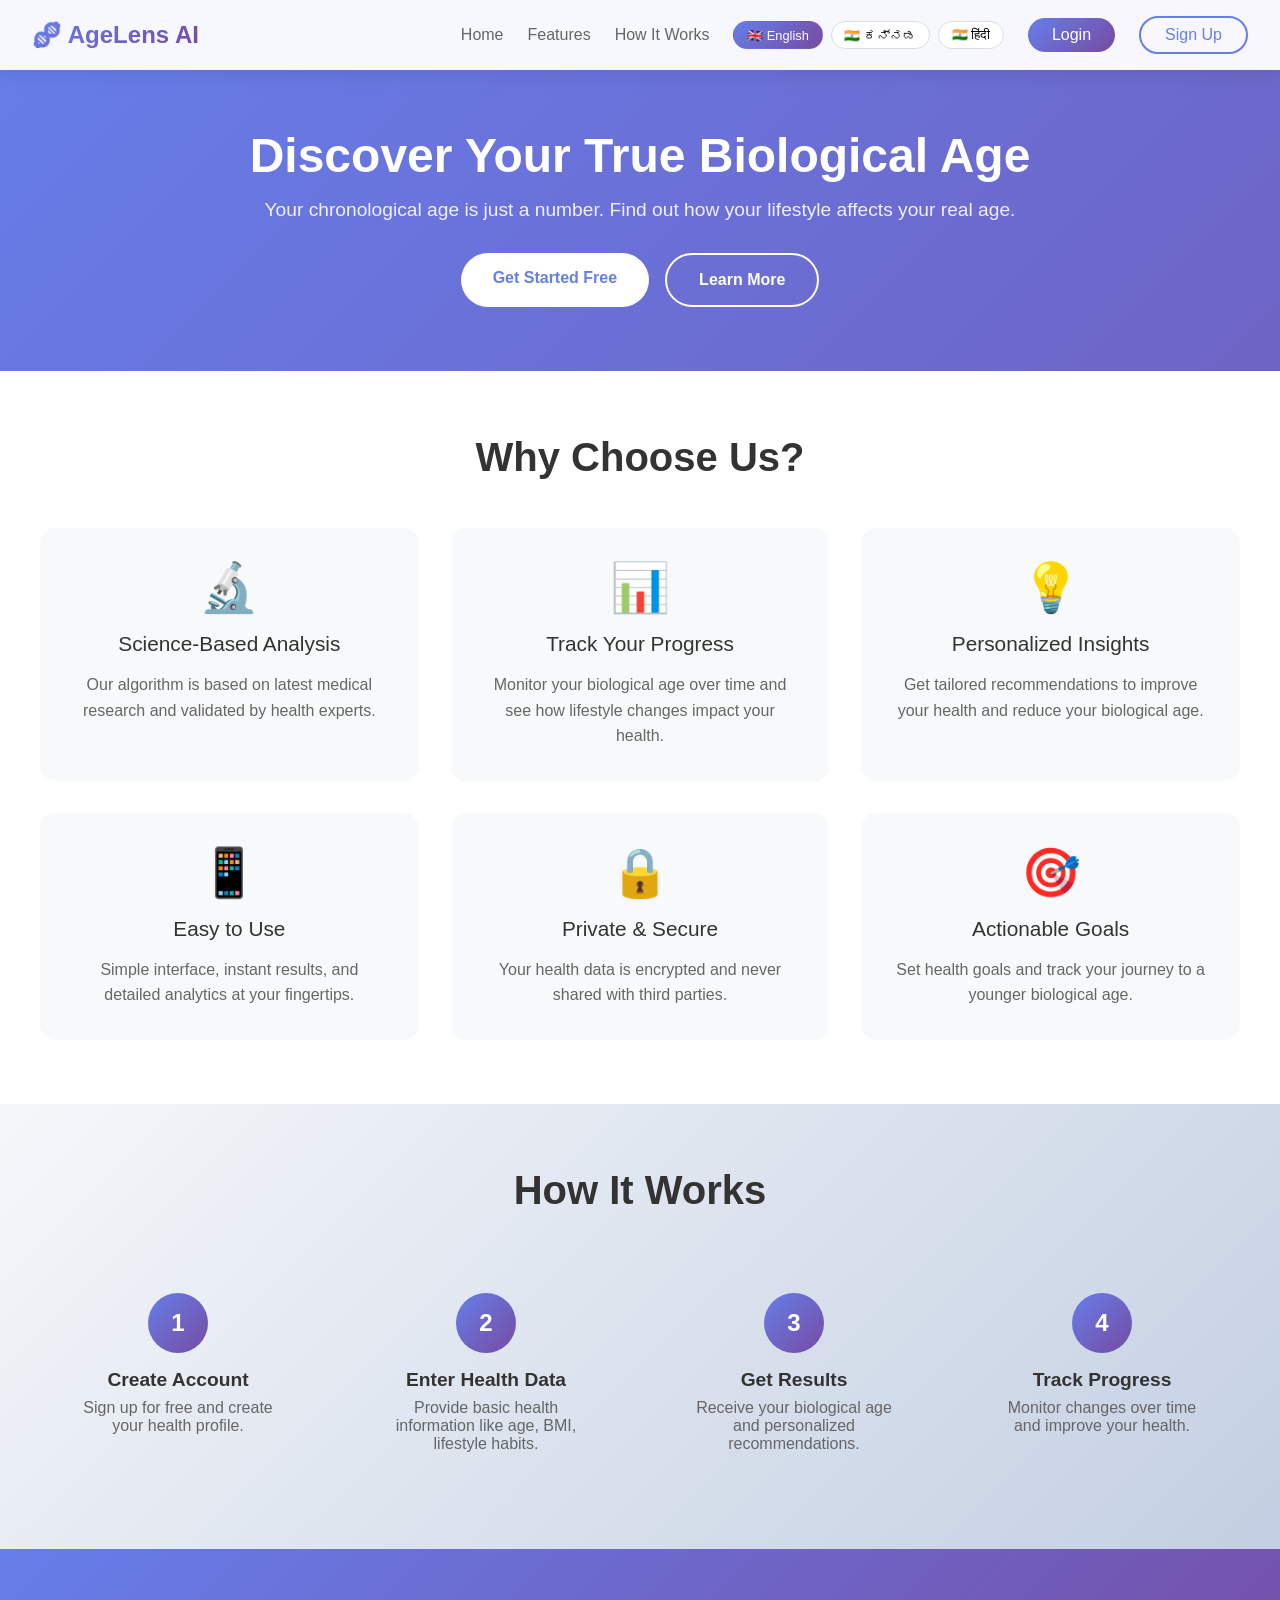
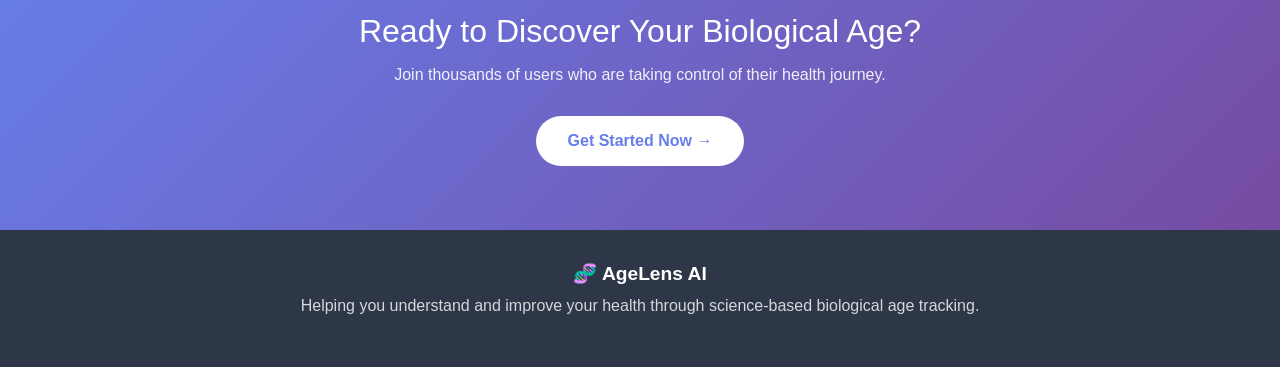
<file: templates/home.html>
<!DOCTYPE html>
<html lang="en">
<head>
    <meta charset="UTF-8">
    <meta name="viewport" content="width=device-width, initial-scale=1.0">
    <title>Biological Age Predictor - Home</title>
    <style>
        * {
            margin: 0;
            padding: 0;
            box-sizing: border-box;
        }

        body {
            font-family: 'Segoe UI', Tahoma, Geneva, Verdana, sans-serif;
            background: linear-gradient(135deg, #667eea 0%, #764ba2 100%);
            min-height: 100vh;
            overflow-x: hidden;
        }

        /* Navbar */
        .navbar {
            background: rgba(255, 255, 255, 0.95);
            box-shadow: 0 2px 20px rgba(0,0,0,0.1);
            padding: 1rem 2rem;
            display: flex;
            justify-content: space-between;
            align-items: center;
            flex-wrap: wrap;
            gap: 1rem;
            position: fixed;
            width: 100%;
            top: 0;
            z-index: 1000;
        }

        .logo {
            font-size: 1.5rem;
            font-weight: bold;
            background: linear-gradient(135deg, #667eea 0%, #764ba2 100%);
            -webkit-background-clip: text;
            background-clip: text;
            -webkit-text-fill-color: transparent;
        }

        .nav-links {
            display: flex;
            gap: 1.5rem;
            align-items: center;
            flex-wrap: wrap;
        }

        .nav-link {
            text-decoration: none;
            color: #666;
            transition: color 0.3s;
            font-weight: 500;
        }

        .nav-link:hover {
            color: #667eea;
        }

        .btn-login {
            background: linear-gradient(135deg, #667eea 0%, #764ba2 100%);
            color: white;
            padding: 0.5rem 1.5rem;
            border-radius: 25px;
            text-decoration: none;
            transition: transform 0.3s;
        }

        .btn-login:hover {
            transform: translateY(-2px);
            box-shadow: 0 5px 15px rgba(102, 126, 234, 0.4);
        }

        .btn-register {
            background: transparent;
            color: #667eea;
            padding: 0.5rem 1.5rem;
            border-radius: 25px;
            text-decoration: none;
            border: 2px solid #667eea;
            transition: all 0.3s;
        }

        .btn-register:hover {
            background: #667eea;
            color: white;
            transform: translateY(-2px);
        }

        .language-switcher {
            display: flex;
            gap: 0.5rem;
        }

        .lang-btn {
            padding: 0.3rem 0.8rem;
            border: 1px solid #ddd;
            background: white;
            border-radius: 20px;
            cursor: pointer;
            font-size: 0.8rem;
            transition: all 0.3s;
        }

        .lang-btn:hover {
            background: #667eea;
            color: white;
            border-color: #667eea;
        }

        .lang-btn.active {
            background: linear-gradient(135deg, #667eea 0%, #764ba2 100%);
            color: white;
            border-color: transparent;
        }

        /* Hero Section */
        .hero {
            padding: 8rem 2rem 4rem;
            text-align: center;
            color: white;
        }

        .hero h1 {
            font-size: 3rem;
            margin-bottom: 1rem;
            animation: fadeInUp 0.8s ease;
        }

        .hero p {
            font-size: 1.2rem;
            margin-bottom: 2rem;
            opacity: 0.9;
            animation: fadeInUp 1s ease;
        }

        .hero-buttons {
            display: flex;
            gap: 1rem;
            justify-content: center;
            flex-wrap: wrap;
            animation: fadeInUp 1.2s ease;
        }

        .btn-hero {
            padding: 1rem 2rem;
            border-radius: 50px;
            text-decoration: none;
            font-weight: bold;
            transition: all 0.3s;
        }

        .btn-hero-primary {
            background: white;
            color: #667eea;
        }

        .btn-hero-primary:hover {
            transform: translateY(-3px);
            box-shadow: 0 10px 30px rgba(0,0,0,0.2);
        }

        .btn-hero-secondary {
            background: transparent;
            color: white;
            border: 2px solid white;
        }

        .btn-hero-secondary:hover {
            background: white;
            color: #667eea;
            transform: translateY(-3px);
        }

        /* Features Section */
        .features {
            background: white;
            padding: 4rem 2rem;
        }

        .section-title {
            text-align: center;
            font-size: 2.5rem;
            color: #333;
            margin-bottom: 3rem;
        }

        .features-grid {
            display: grid;
            grid-template-columns: repeat(auto-fit, minmax(300px, 1fr));
            gap: 2rem;
            max-width: 1200px;
            margin: 0 auto;
        }

        .feature-card {
            text-align: center;
            padding: 2rem;
            border-radius: 15px;
            transition: transform 0.3s;
            background: #f8f9fa;
        }

        .feature-card:hover {
            transform: translateY(-10px);
            box-shadow: 0 10px 30px rgba(0,0,0,0.1);
        }

        .feature-icon {
            font-size: 3rem;
            margin-bottom: 1rem;
        }

        .feature-title {
            font-size: 1.3rem;
            color: #333;
            margin-bottom: 1rem;
        }

        .feature-desc {
            color: #666;
            line-height: 1.6;
        }

        /* How It Works */
        .how-it-works {
            background: linear-gradient(135deg, #f5f7fa 0%, #c3cfe2 100%);
            padding: 4rem 2rem;
        }

        .steps-grid {
            display: grid;
            grid-template-columns: repeat(auto-fit, minmax(250px, 1fr));
            gap: 2rem;
            max-width: 1200px;
            margin: 0 auto;
        }

        .step {
            text-align: center;
            padding: 2rem;
        }

        .step-number {
            width: 60px;
            height: 60px;
            background: linear-gradient(135deg, #667eea 0%, #764ba2 100%);
            color: white;
            border-radius: 50%;
            display: flex;
            align-items: center;
            justify-content: center;
            font-size: 1.5rem;
            font-weight: bold;
            margin: 0 auto 1rem;
        }

        .step-title {
            font-size: 1.2rem;
            font-weight: bold;
            color: #333;
            margin-bottom: 0.5rem;
        }

        .step-desc {
            color: #666;
        }

        /* CTA Section */
        .cta-section {
            background: linear-gradient(135deg, #667eea 0%, #764ba2 100%);
            padding: 4rem 2rem;
            text-align: center;
            color: white;
        }

        .cta-title {
            font-size: 2rem;
            margin-bottom: 1rem;
        }

        .cta-text {
            margin-bottom: 2rem;
            opacity: 0.9;
        }

        .btn-cta {
            background: white;
            color: #667eea;
            padding: 1rem 2rem;
            border-radius: 50px;
            text-decoration: none;
            font-weight: bold;
            transition: all 0.3s;
            display: inline-block;
        }

        .btn-cta:hover {
            transform: translateY(-3px);
            box-shadow: 0 10px 30px rgba(0,0,0,0.2);
        }

        /* Simple Footer */
        .footer {
            background: #2d3748;
            color: white;
            padding: 2rem;
            text-align: center;
        }

        .footer-content {
            max-width: 1200px;
            margin: 0 auto;
        }

        .footer-section {
            margin-bottom: 1rem;
        }

        .footer-section h3 {
            margin-bottom: 0.5rem;
            font-size: 1.2rem;
        }

        .footer-section p {
            opacity: 0.8;
            line-height: 1.6;
        }

        /* Animations */
        @keyframes fadeInUp {
            from {
                opacity: 0;
                transform: translateY(30px);
            }
            to {
                opacity: 1;
                transform: translateY(0);
            }
        }

        /* Responsive */
        @media (max-width: 768px) {
            .hero h1 {
                font-size: 2rem;
            }
            .hero p {
                font-size: 1rem;
            }
            .section-title {
                font-size: 2rem;
            }
            .navbar {
                padding: 1rem;
            }
        }
    </style>
</head>
<body>
    <!-- Navbar -->
    <nav class="navbar">
        <div class="logo" id="logoText">🧬 AgeLens AI</div>
        <div class="nav-links">
            <a href="#home" class="nav-link" id="homeLink">Home</a>
            <a href="#features" class="nav-link" id="featuresLink">Features</a>
            <a href="#how-it-works" class="nav-link" id="howItWorksLink">How It Works</a>
            <div class="language-switcher">
                <button class="lang-btn" data-lang="en" onclick="changeLanguage('en')">🇬🇧 English</button>
                <button class="lang-btn" data-lang="kn" onclick="changeLanguage('kn')">🇮🇳 ಕನ್ನಡ</button>
                <button class="lang-btn" data-lang="hi" onclick="changeLanguage('hi')">🇮🇳 हिंदी</button>
            </div>
            <a href="/login" class="btn-login" id="loginBtn">Login</a>
            <a href="/register" class="btn-register" id="signupBtn">Sign Up</a>
        </div>
    </nav>

    <!-- Hero Section -->
    <section id="home" class="hero">
        <h1 id="heroTitle">Discover Your True Biological Age</h1>
        <p id="heroSubtitle">Your chronological age is just a number. Find out how your lifestyle affects your real age.</p>
        <div class="hero-buttons">
            <a href="/register" class="btn-hero btn-hero-primary" id="getStartedBtn">Get Started Free</a>
            <a href="#how-it-works" class="btn-hero btn-hero-secondary" id="learnMoreBtn">Learn More</a>
        </div>
    </section>

    <!-- Features Section -->
    <section id="features" class="features">
        <h2 class="section-title" id="whyChooseUs">Why Choose Us?</h2>
        <div class="features-grid">
            <div class="feature-card">
                <div class="feature-icon">🔬</div>
                <div class="feature-title" id="feature1Title">Science-Based Analysis</div>
                <div class="feature-desc" id="feature1Desc">Our algorithm is based on latest medical research and validated by health experts.</div>
            </div>
            <div class="feature-card">
                <div class="feature-icon">📊</div>
                <div class="feature-title" id="feature2Title">Track Your Progress</div>
                <div class="feature-desc" id="feature2Desc">Monitor your biological age over time and see how lifestyle changes impact your health.</div>
            </div>
            <div class="feature-card">
                <div class="feature-icon">💡</div>
                <div class="feature-title" id="feature3Title">Personalized Insights</div>
                <div class="feature-desc" id="feature3Desc">Get tailored recommendations to improve your health and reduce your biological age.</div>
            </div>
            <div class="feature-card">
                <div class="feature-icon">📱</div>
                <div class="feature-title" id="feature4Title">Easy to Use</div>
                <div class="feature-desc" id="feature4Desc">Simple interface, instant results, and detailed analytics at your fingertips.</div>
            </div>
            <div class="feature-card">
                <div class="feature-icon">🔒</div>
                <div class="feature-title" id="feature5Title">Private & Secure</div>
                <div class="feature-desc" id="feature5Desc">Your health data is encrypted and never shared with third parties.</div>
            </div>
            <div class="feature-card">
                <div class="feature-icon">🎯</div>
                <div class="feature-title" id="feature6Title">Actionable Goals</div>
                <div class="feature-desc" id="feature6Desc">Set health goals and track your journey to a younger biological age.</div>
            </div>
        </div>
    </section>

    <!-- How It Works -->
    <section id="how-it-works" class="how-it-works">
        <h2 class="section-title" id="howItWorksTitle">How It Works</h2>
        <div class="steps-grid">
            <div class="step">
                <div class="step-number">1</div>
                <div class="step-title" id="step1Title">Create Account</div>
                <div class="step-desc" id="step1Desc">Sign up for free and create your health profile.</div>
            </div>
            <div class="step">
                <div class="step-number">2</div>
                <div class="step-title" id="step2Title">Enter Health Data</div>
                <div class="step-desc" id="step2Desc">Provide basic health information like age, BMI, lifestyle habits.</div>
            </div>
            <div class="step">
                <div class="step-number">3</div>
                <div class="step-title" id="step3Title">Get Results</div>
                <div class="step-desc" id="step3Desc">Receive your biological age and personalized recommendations.</div>
            </div>
            <div class="step">
                <div class="step-number">4</div>
                <div class="step-title" id="step4Title">Track Progress</div>
                <div class="step-desc" id="step4Desc">Monitor changes over time and improve your health.</div>
            </div>
        </div>
    </section>

    <!-- CTA Section -->
    <section class="cta-section">
        <div class="cta-title" id="ctaTitle">Ready to Discover Your Biological Age?</div>
        <div class="cta-text" id="ctaText">Join thousands of users who are taking control of their health journey.</div>
        <a href="/register" class="btn-cta" id="ctaBtn">Get Started Now →</a>
    </section>

    <!-- Simple Footer -->
    <footer class="footer">
        <div class="footer-content">
            <div class="footer-section">
                <h3 id="footerTitle">🧬 AgeLens AI</h3>
                <p id="footerText">Helping you understand and improve your health through science-based biological age tracking.</p>
            </div>
        </div>
    </footer>

    <script>
        var translations = {
            en: {
                logo: "🧬 AgeLens AI", home: "Home", features: "Features", howItWorks: "How It Works",
                login: "Login", signup: "Sign Up",
                heroTitle: "Discover Your True Biological Age",
                heroSubtitle: "Your chronological age is just a number. Find out how your lifestyle affects your real age.",
                getStarted: "Get Started Free", learnMore: "Learn More",
                whyChoose: "Why Choose Us?",
                f1Title: "Science-Based Analysis", f1Desc: "Our algorithm is based on latest medical research and validated by health experts.",
                f2Title: "Track Your Progress", f2Desc: "Monitor your biological age over time and see how lifestyle changes impact your health.",
                f3Title: "Personalized Insights", f3Desc: "Get tailored recommendations to improve your health and reduce your biological age.",
                f4Title: "Easy to Use", f4Desc: "Simple interface, instant results, and detailed analytics at your fingertips.",
                f5Title: "Private & Secure", f5Desc: "Your health data is encrypted and never shared with third parties.",
                f6Title: "Actionable Goals", f6Desc: "Set health goals and track your journey to a younger biological age.",
                howTitle: "How It Works",
                s1Title: "Create Account", s1Desc: "Sign up for free and create your health profile.",
                s2Title: "Enter Health Data", s2Desc: "Provide basic health information like age, BMI, lifestyle habits.",
                s3Title: "Get Results", s3Desc: "Receive your biological age and personalized recommendations.",
                s4Title: "Track Progress", s4Desc: "Monitor changes over time and improve your health.",
                ctaTitle: "Ready to Discover Your Biological Age?",
                ctaText: "Join thousands of users who are taking control of their health journey.",
                ctaBtn: "Get Started Now →",
                footerTitle: "🧬 AgeLens AI",
                footerText: "Helping you understand and improve your health through science-based biological age tracking."
            },
            kn: {
                logo: "🧬 ಏಜ್ಲೆನ್ಸ್ ಎಐ", home: "ಮುಖಪುಟ", features: "ವೈಶಿಷ್ಟ್ಯಗಳು", howItWorks: "ಹೇಗೆ ಕೆಲಸ ಮಾಡುತ್ತದೆ",
                login: "ಲಾಗಿನ್", signup: "ಸೈನ್ ಅಪ್",
                heroTitle: "ನಿಮ್ಮ ನಿಜವಾದ ಜೈವಿಕ ವಯಸ್ಸನ್ನು ಕಂಡುಹಿಡಿಯಿರಿ",
                heroSubtitle: "ನಿಮ್ಮ ಕಾಲಾನುಕ್ರಮದ ವಯಸ್ಸು ಕೇವಲ ಒಂದು ಸಂಖ್ಯೆ. ನಿಮ್ಮ ಜೀವನಶೈಲಿ ನಿಮ್ಮ ನಿಜವಾದ ವಯಸ್ಸಿನ ಮೇಲೆ ಹೇಗೆ ಪರಿಣಾಮ ಬೀರುತ್ತದೆ ಎಂಬುದನ್ನು ಕಂಡುಕೊಳ್ಳಿ.",
                getStarted: "ಉಚಿತವಾಗಿ ಪ್ರಾರಂಭಿಸಿ", learnMore: "ಇನ್ನಷ್ಟು ತಿಳಿಯಿರಿ",
                whyChoose: "ನಮ್ಮನ್ನು ಏಕೆ ಆಯ್ಕೆ ಮಾಡಬೇಕು?",
                f1Title: "ವಿಜ್ಞಾನ ಆಧಾರಿತ ವಿಶ್ಲೇಷಣೆ", f1Desc: "ನಮ್ಮ ಅಲ್ಗಾರಿದಮ್ ಇತ್ತೀಚಿನ ವೈದ್ಯಕೀಯ ಸಂಶೋಧನೆಯನ್ನು ಆಧರಿಸಿದೆ ಮತ್ತು ಆರೋಗ್ಯ ತಜ್ಞರಿಂದ ಮೌಲ್ಯೀಕರಿಸಲಾಗಿದೆ.",
                f2Title: "ನಿಮ್ಮ ಪ್ರಗತಿಯನ್ನು ಟ್ರ್ಯಾಕ್ ಮಾಡಿ", f2Desc: "ಕಾಲಾನಂತರದಲ್ಲಿ ನಿಮ್ಮ ಜೈವಿಕ ವಯಸ್ಸನ್ನು ಮೇಲ್ವಿಚಾರಣೆ ಮಾಡಿ ಮತ್ತು ಜೀವನಶೈಲಿಯ ಬದಲಾವಣೆಗಳು ನಿಮ್ಮ ಆರೋಗ್ಯದ ಮೇಲೆ ಹೇಗೆ ಪರಿಣಾಮ ಬೀರುತ್ತವೆ ಎಂಬುದನ್ನು ನೋಡಿ.",
                f3Title: "ವೈಯಕ್ತಿಕ ಒಳನೋಟಗಳು", f3Desc: "ನಿಮ್ಮ ಆರೋಗ್ಯವನ್ನು ಸುಧಾರಿಸಲು ಮತ್ತು ನಿಮ್ಮ ಜೈವಿಕ ವಯಸ್ಸನ್ನು ಕಡಿಮೆ ಮಾಡಲು ಸೂಕ್ತ ಶಿಫಾರಸುಗಳನ್ನು ಪಡೆಯಿರಿ.",
                f4Title: "ಬಳಸಲು ಸುಲಭ", f4Desc: "ಸರಳ ಇಂಟರ್ಫೇಸ್, ತ್ವರಿತ ಫಲಿತಾಂಶಗಳು ಮತ್ತು ನಿಮ್ಮ ಬೆರಳ ತುದಿಯಲ್ಲಿ ವಿವರವಾದ ವಿಶ್ಲೇಷಣೆಗಳು.",
                f5Title: "ಖಾಸಗಿ ಮತ್ತು ಸುರಕ್ಷಿತ", f5Desc: "ನಿಮ್ಮ ಆರೋಗ್ಯ ಡೇಟಾವನ್ನು ಎನ್ಕ್ರಿಪ್ಟ್ ಮಾಡಲಾಗಿದೆ ಮತ್ತು ಮೂರನೇ ವ್ಯಕ್ತಿಗಳೊಂದಿಗೆ ಎಂದಿಗೂ ಹಂಚಿಕೊಳ್ಳಲಾಗುವುದಿಲ್ಲ.",
                f6Title: "ಕ್ರಿಯಾಶೀಲ ಗುರಿಗಳು", f6Desc: "ಆರೋಗ್ಯ ಗುರಿಗಳನ್ನು ಹೊಂದಿಸಿ ಮತ್ತು ಕಿರಿಯ ಜೈವಿಕ ವಯಸ್ಸಿನ ಕಡೆಗೆ ನಿಮ್ಮ ಪ್ರಯಾಣವನ್ನು ಟ್ರ್ಯಾಕ್ ಮಾಡಿ.",
                howTitle: "ಇದು ಹೇಗೆ ಕಾರ್ಯನಿರ್ವಹಿಸುತ್ತದೆ",
                s1Title: "ಖಾತೆಯನ್ನು ರಚಿಸಿ", s1Desc: "ಉಚಿತವಾಗಿ ಸೈನ್ ಅಪ್ ಮಾಡಿ ಮತ್ತು ನಿಮ್ಮ ಆರೋಗ್ಯ ಪ್ರೊಫೈಲ್ ಅನ್ನು ರಚಿಸಿ.",
                s2Title: "ಆರೋಗ್ಯ ಡೇಟಾವನ್ನು ನಮೂದಿಸಿ", s2Desc: "ವಯಸ್ಸು, ಬಿಎಂಐ, ಜೀವನಶೈಲಿ ಅಭ್ಯಾಸಗಳಂತಹ ಮೂಲ ಆರೋಗ್ಯ ಮಾಹಿತಿಯನ್ನು ಒದಗಿಸಿ.",
                s3Title: "ಫಲಿತಾಂಶಗಳನ್ನು ಪಡೆಯಿರಿ", s3Desc: "ನಿಮ್ಮ ಜೈವಿಕ ವಯಸ್ಸನ್ನು ಮತ್ತು ವೈಯಕ್ತಿಕ ಶಿಫಾರಸುಗಳನ್ನು ಸ್ವೀಕರಿಸಿ.",
                s4Title: "ಪ್ರಗತಿಯನ್ನು ಟ್ರ್ಯಾಕ್ ಮಾಡಿ", s4Desc: "ಕಾಲಾನಂತರದಲ್ಲಿ ಬದಲಾವಣೆಗಳನ್ನು ಮೇಲ್ವಿಚಾರಣೆ ಮಾಡಿ ಮತ್ತು ನಿಮ್ಮ ಆರೋಗ್ಯವನ್ನು ಸುಧಾರಿಸಿ.",
                ctaTitle: "ನಿಮ್ಮ ಜೈವಿಕ ವಯಸ್ಸನ್ನು ಕಂಡುಹಿಡಿಯಲು ಸಿದ್ಧರಿದ್ದೀರಾ?",
                ctaText: "ನಿಮ್ಮ ಆರೋಗ್ಯ ಪ್ರಯಾಣದ ನಿಯಂತ್ರಣವನ್ನು ತೆಗೆದುಕೊಳ್ಳುತ್ತಿರುವ ಸಾವಿರಾರು ಬಳಕೆದಾರರಿಗೆ ಸೇರಿ.",
                ctaBtn: "ಈಗಲೇ ಪ್ರಾರಂಭಿಸಿ →",
                footerTitle: "🧬 ಏಜ್ಲೆನ್ಸ್ ಎಐ",
                footerText: "ವಿಜ್ಞಾನ ಆಧಾರಿತ ಜೈವಿಕ ವಯಸ್ಸಿನ ಟ್ರ್ಯಾಕಿಂಗ್ ಮೂಲಕ ನಿಮ್ಮ ಆರೋಗ್ಯವನ್ನು ಅರ್ಥಮಾಡಿಕೊಳ್ಳಲು ಮತ್ತು ಸುಧಾರಿಸಲು ಸಹಾಯ ಮಾಡುತ್ತದೆ."
            },
            hi: {
                logo: "🧬 एजलेंस एआई", home: "होम", features: "फीचर्स", howItWorks: "यह कैसे काम करता है",
                login: "लॉगिन", signup: "साइन अप",
                heroTitle: "अपनी वास्तविक जैविक आयु जानें",
                heroSubtitle: "आपकी कालानुक्रमिक आयु सिर्फ एक संख्या है। जानें कि आपकी जीवनशैली आपकी वास्तविक आयु को कैसे प्रभावित करती है।",
                getStarted: "मुफ्त शुरू करें", learnMore: "और जानें",
                whyChoose: "हमें क्यों चुनें?",
                f1Title: "विज्ञान-आधारित विश्लेषण", f1Desc: "हमारा एल्गोरिदम नवीनतम चिकित्सा अनुसंधान पर आधारित है और स्वास्थ्य विशेषज्ञों द्वारा मान्य है।",
                f2Title: "अपनी प्रगति को ट्रैक करें", f2Desc: "समय के साथ अपनी जैविक आयु की निगरानी करें और देखें कि जीवनशैली में बदलाव आपके स्वास्थ्य को कैसे प्रभावित करते हैं।",
                f3Title: "व्यक्तिगत अंतर्दृष्टि", f3Desc: "अपने स्वास्थ्य में सुधार और अपनी जैविक आयु को कम करने के लिए अनुरूप सिफारिशें प्राप्त करें।",
                f4Title: "उपयोग में आसान", f4Desc: "सरल इंटरफ़ेस, त्वरित परिणाम, और आपकी उंगलियों पर विस्तृत विश्लेषण।",
                f5Title: "निजी और सुरक्षित", f5Desc: "आपका स्वास्थ्य डेटा एन्क्रिप्टेड है और तीसरे पक्षों के साथ कभी साझा नहीं किया जाता है।",
                f6Title: "क्रियाशील लक्ष्य", f6Desc: "स्वास्थ्य लक्ष्य निर्धारित करें और छोटी जैविक आयु की ओर अपनी यात्रा को ट्रैक करें।",
                howTitle: "यह कैसे काम करता है",
                s1Title: "खाता बनाएं", s1Desc: "मुफ्त में साइन अप करें और अपनी स्वास्थ्य प्रोफ़ाइल बनाएं।",
                s2Title: "स्वास्थ्य डेटा दर्ज करें", s2Desc: "आयु, बीएमआई, जीवनशैली की आदतों जैसी बुनियादी स्वास्थ्य जानकारी प्रदान करें।",
                s3Title: "परिणाम प्राप्त करें", s3Desc: "अपनी जैविक आयु और व्यक्तिगत सिफारिशें प्राप्त करें।",
                s4Title: "प्रगति को ट्रैक करें", s4Desc: "समय के साथ परिवर्तनों की निगरानी करें और अपने स्वास्थ्य में सुधार करें।",
                ctaTitle: "अपनी जैविक आयु जानने के लिए तैयार हैं?",
                ctaText: "हजारों उपयोगकर्ताओं से जुड़ें जो अपने स्वास्थ्य यात्रा का नियंत्रण ले रहे हैं।",
                ctaBtn: "अभी शुरू करें →",
                footerTitle: "🧬 एजलेंस एआई",
                footerText: "विज्ञान-आधारित जैविक आयु ट्रैकिंग के माध्यम से आपके स्वास्थ्य को समझने और सुधारने में आपकी सहायता करता है।"
            }
        };

        var currentLang = localStorage.getItem('lang') || 'en';

        function changeLanguage(lang) {
            currentLang = lang;
            localStorage.setItem('lang', lang);
            var t = translations[lang];
            
            document.getElementById('logoText').innerHTML = t.logo;
            document.getElementById('homeLink').innerHTML = t.home;
            document.getElementById('featuresLink').innerHTML = t.features;
            document.getElementById('howItWorksLink').innerHTML = t.howItWorks;
            document.getElementById('loginBtn').innerHTML = t.login;
            document.getElementById('signupBtn').innerHTML = t.signup;
            document.getElementById('heroTitle').innerHTML = t.heroTitle;
            document.getElementById('heroSubtitle').innerHTML = t.heroSubtitle;
            document.getElementById('getStartedBtn').innerHTML = t.getStarted;
            document.getElementById('learnMoreBtn').innerHTML = t.learnMore;
            document.getElementById('whyChooseUs').innerHTML = t.whyChoose;
            document.getElementById('feature1Title').innerHTML = t.f1Title;
            document.getElementById('feature1Desc').innerHTML = t.f1Desc;
            document.getElementById('feature2Title').innerHTML = t.f2Title;
            document.getElementById('feature2Desc').innerHTML = t.f2Desc;
            document.getElementById('feature3Title').innerHTML = t.f3Title;
            document.getElementById('feature3Desc').innerHTML = t.f3Desc;
            document.getElementById('feature4Title').innerHTML = t.f4Title;
            document.getElementById('feature4Desc').innerHTML = t.f4Desc;
            document.getElementById('feature5Title').innerHTML = t.f5Title;
            document.getElementById('feature5Desc').innerHTML = t.f5Desc;
            document.getElementById('feature6Title').innerHTML = t.f6Title;
            document.getElementById('feature6Desc').innerHTML = t.f6Desc;
            document.getElementById('howItWorksTitle').innerHTML = t.howTitle;
            document.getElementById('step1Title').innerHTML = t.s1Title;
            document.getElementById('step1Desc').innerHTML = t.s1Desc;
            document.getElementById('step2Title').innerHTML = t.s2Title;
            document.getElementById('step2Desc').innerHTML = t.s2Desc;
            document.getElementById('step3Title').innerHTML = t.s3Title;
            document.getElementById('step3Desc').innerHTML = t.s3Desc;
            document.getElementById('step4Title').innerHTML = t.s4Title;
            document.getElementById('step4Desc').innerHTML = t.s4Desc;
            document.getElementById('ctaTitle').innerHTML = t.ctaTitle;
            document.getElementById('ctaText').innerHTML = t.ctaText;
            document.getElementById('ctaBtn').innerHTML = t.ctaBtn;
            document.getElementById('footerTitle').innerHTML = t.footerTitle;
            document.getElementById('footerText').innerHTML = t.footerText;
            
            document.querySelectorAll('.lang-btn').forEach(function(btn) {
                btn.classList.remove('active');
                if(btn.getAttribute('data-lang') === lang) {
                    btn.classList.add('active');
                }
            });
        }

        // Smooth scrolling
        document.querySelectorAll('a[href^="#"]').forEach(anchor => {
            anchor.addEventListener('click', function (e) {
                e.preventDefault();
                const target = document.querySelector(this.getAttribute('href'));
                if (target) {
                    target.scrollIntoView({ behavior: 'smooth' });
                }
            });
        });

        // Initialize language
        changeLanguage(currentLang);
    </script>
</body>
</html>
</file>
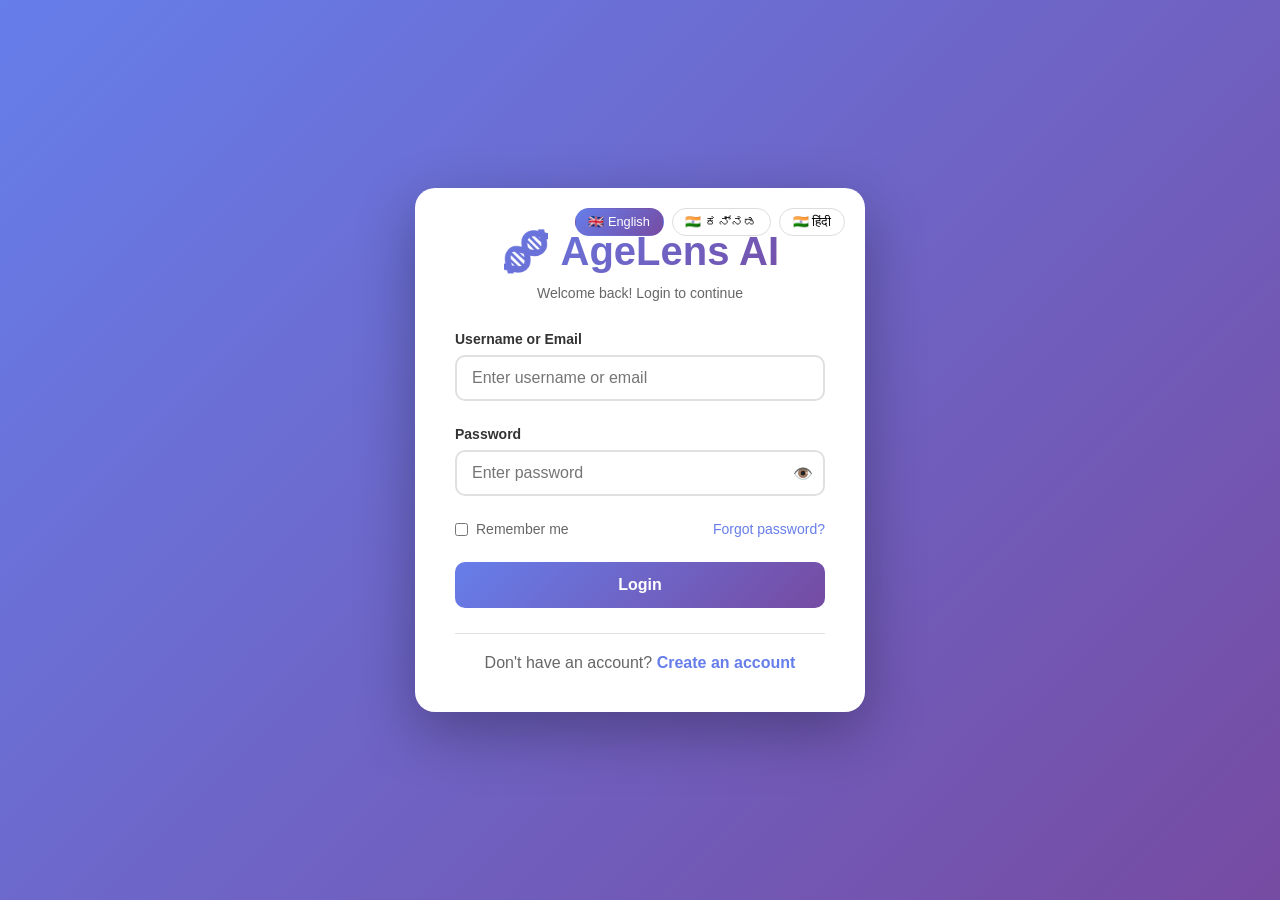
<file: templates/login.html>
<!DOCTYPE html>
<html lang="en">
<head>
    <meta charset="UTF-8">
    <meta name="viewport" content="width=device-width, initial-scale=1.0">
    <title>Login - AgeLens AI</title>
    <style>
        * {
            margin: 0;
            padding: 0;
            box-sizing: border-box;
        }

        body {
            font-family: 'Segoe UI', Tahoma, Geneva, Verdana, sans-serif;
            background: linear-gradient(135deg, #667eea 0%, #764ba2 100%);
            min-height: 100vh;
            display: flex;
            align-items: center;
            justify-content: center;
            padding: 20px;
        }

        .login-container {
            width: 100%;
            max-width: 450px;
            position: relative;
        }

        .login-card {
            background: white;
            border-radius: 20px;
            padding: 40px;
            box-shadow: 0 20px 60px rgba(0, 0, 0, 0.3);
            animation: slideUp 0.5s ease;
        }

        @keyframes slideUp {
            from {
                opacity: 0;
                transform: translateY(30px);
            }
            to {
                opacity: 1;
                transform: translateY(0);
            }
        }

        .language-switcher {
            position: absolute;
            top: 20px;
            right: 20px;
            display: flex;
            gap: 0.5rem;
            z-index: 10;
        }

        .lang-btn {
            padding: 0.3rem 0.8rem;
            border: 1px solid #ddd;
            background: white;
            border-radius: 20px;
            cursor: pointer;
            font-size: 0.8rem;
            transition: all 0.3s;
        }

        .lang-btn:hover {
            background: #667eea;
            color: white;
            border-color: #667eea;
        }

        .lang-btn.active {
            background: linear-gradient(135deg, #667eea 0%, #764ba2 100%);
            color: white;
            border-color: transparent;
        }

        .logo {
            text-align: center;
            margin-bottom: 30px;
        }

        .logo h1 {
            font-size: 2.5em;
            background: linear-gradient(135deg, #667eea 0%, #764ba2 100%);
            -webkit-background-clip: text;
            background-clip: text;
            -webkit-text-fill-color: transparent;
            margin-bottom: 10px;
        }

        .logo p {
            color: #666;
            font-size: 14px;
        }

        .form-group {
            margin-bottom: 25px;
        }

        .form-group label {
            display: block;
            margin-bottom: 8px;
            color: #333;
            font-weight: 600;
            font-size: 14px;
        }

        .form-group input {
            width: 100%;
            padding: 12px 15px;
            border: 2px solid #e0e0e0;
            border-radius: 10px;
            font-size: 16px;
            transition: all 0.3s;
        }

        .form-group input:focus {
            outline: none;
            border-color: #667eea;
            box-shadow: 0 0 0 3px rgba(102, 126, 234, 0.1);
        }

        .form-group input.error {
            border-color: #dc3545;
        }

        .error-message {
            color: #dc3545;
            font-size: 12px;
            margin-top: 5px;
            display: none;
        }

        .error-message.show {
            display: block;
        }

        .password-field {
            position: relative;
        }

        .toggle-password {
            position: absolute;
            right: 12px;
            top: 50%;
            transform: translateY(-50%);
            cursor: pointer;
            color: #999;
        }

        .toggle-password:hover {
            color: #667eea;
        }

        .checkbox-group {
            display: flex;
            justify-content: space-between;
            align-items: center;
            margin-bottom: 25px;
        }

        .checkbox-label {
            display: flex;
            align-items: center;
            gap: 8px;
            cursor: pointer;
            font-size: 14px;
            color: #666;
        }

        .checkbox-label input {
            width: auto;
            cursor: pointer;
        }

        .forgot-link {
            color: #667eea;
            text-decoration: none;
            font-size: 14px;
        }

        .forgot-link:hover {
            text-decoration: underline;
        }

        .login-btn {
            width: 100%;
            padding: 14px;
            background: linear-gradient(135deg, #667eea 0%, #764ba2 100%);
            color: white;
            border: none;
            border-radius: 10px;
            font-size: 16px;
            font-weight: bold;
            cursor: pointer;
            transition: transform 0.2s, box-shadow 0.2s;
        }

        .login-btn:hover {
            transform: translateY(-2px);
            box-shadow: 0 5px 15px rgba(102, 126, 234, 0.4);
        }

        .login-btn:active {
            transform: translateY(0);
        }

        .register-link {
            text-align: center;
            margin-top: 25px;
            padding-top: 20px;
            border-top: 1px solid #e0e0e0;
            color: #666;
        }

        .register-link a {
            color: #667eea;
            text-decoration: none;
            font-weight: bold;
        }

        .register-link a:hover {
            text-decoration: underline;
        }

        .alert {
            padding: 12px 15px;
            border-radius: 10px;
            margin-bottom: 20px;
            display: none;
            animation: slideDown 0.3s ease;
        }

        @keyframes slideDown {
            from {
                opacity: 0;
                transform: translateY(-10px);
            }
            to {
                opacity: 1;
                transform: translateY(0);
            }
        }

        .alert.show {
            display: block;
        }

        .alert-success {
            background: #d4edda;
            color: #155724;
            border: 1px solid #c3e6cb;
        }

        .alert-error {
            background: #f8d7da;
            color: #721c24;
            border: 1px solid #f5c6cb;
        }

        .alert-info {
            background: #d1ecf1;
            color: #0c5460;
            border: 1px solid #bee5eb;
        }

        .spinner {
            display: none;
            width: 20px;
            height: 20px;
            border: 3px solid rgba(255, 255, 255, 0.3);
            border-radius: 50%;
            border-top-color: white;
            animation: spin 0.8s linear infinite;
            margin: 0 auto;
        }

        @keyframes spin {
            to { transform: rotate(360deg); }
        }

        .login-btn.loading {
            opacity: 0.7;
            cursor: not-allowed;
        }

        .login-btn.loading .btn-text {
            display: none;
        }

        .login-btn.loading .spinner {
            display: inline-block;
        }
    </style>
</head>
<body>
    <div class="login-container">
        <div class="language-switcher">
            <button class="lang-btn" data-lang="en" onclick="changeLanguage('en')">🇬🇧 English</button>
            <button class="lang-btn" data-lang="kn" onclick="changeLanguage('kn')">🇮🇳 ಕನ್ನಡ</button>
            <button class="lang-btn" data-lang="hi" onclick="changeLanguage('hi')">🇮🇳 हिंदी</button>
        </div>
        <div class="login-card">
            <div class="logo">
                <h1 id="title">🧬 AgeLens AI</h1>
                <p id="subtitle">Welcome back! Login to continue</p>
            </div>

            <div id="alert" class="alert"></div>

            <form id="loginForm" onsubmit="handleLogin(event)">
                <div class="form-group">
                    <label id="usernameLabel" for="username">Username or Email</label>
                    <input type="text" id="username" name="username" required placeholder="Enter username or email">
                    <div class="error-message" id="usernameError">Please enter username/email</div>
                </div>

                <div class="form-group">
                    <label id="passwordLabel" for="password">Password</label>
                    <div class="password-field">
                        <input type="password" id="password" name="password" required placeholder="Enter password">
                        <span class="toggle-password" onclick="togglePassword('password')">👁️</span>
                    </div>
                    <div class="error-message" id="passwordError">Please enter password</div>
                </div>

                <div class="checkbox-group">
                    <label class="checkbox-label">
                        <input type="checkbox" id="rememberMe"> <span id="rememberText">Remember me</span>
                    </label>
                    <a href="#" class="forgot-link" id="forgotText" onclick="showForgotPassword(event)">Forgot password?</a>
                </div>

                <button type="submit" class="login-btn" id="loginBtn">
                    <span class="btn-text" id="loginBtnText">Login</span>
                    <div class="spinner"></div>
                </button>
            </form>

            <div class="register-link">
                <span id="noAccountText">Don't have an account?</span> <a href="/register" id="createAccountText">Create an account</a>
            </div>
        </div>
    </div>

    <script>
        var translations = {
            en: {
                title: "🧬 AgeLens AI", subtitle: "Welcome back! Login to continue",
                usernameLabel: "Username or Email", passwordLabel: "Password",
                rememberText: "Remember me", forgotText: "Forgot password?",
                loginBtn: "Login", noAccountText: "Don't have an account?", createAccountText: "Create an account",
                usernameError: "Please enter username/email", passwordError: "Please enter password",
                invalidCred: "Invalid username/email or password!", networkError: "Network error. Please try again."
            },
            kn: {
                title: "🧬 ಏಜ್ಲೆನ್ಸ್ ಎಐ", subtitle: "ಮರಳಿ ಸ್ವಾಗತ! ಮುಂದುವರೆಯಲು ಲಾಗಿನ್ ಮಾಡಿ",
                usernameLabel: "ಬಳಕೆದಾರಹೆಸರು ಅಥವಾ ಇಮೇಲ್", passwordLabel: "ಪಾಸ್ವರ್ಡ್",
                rememberText: "ನನ್ನನ್ನು ನೆನಪಿನಲ್ಲಿಡು", forgotText: "ಪಾಸ್ವರ್ಡ್ ಮರೆತುಹೋಯಿತೇ?",
                loginBtn: "ಲಾಗಿನ್", noAccountText: "ಖಾತೆ ಇಲ್ಲವೇ?", createAccountText: "ಖಾತೆಯನ್ನು ರಚಿಸಿ",
                usernameError: "ದಯವಿಟ್ಟು ಬಳಕೆದಾರಹೆಸರು/ಇಮೇಲ್ ನಮೂದಿಸಿ", passwordError: "ದಯವಿಟ್ಟು ಪಾಸ್ವರ್ಡ್ ನಮೂದಿಸಿ",
                invalidCred: "ಅಮಾನ್ಯ ಬಳಕೆದಾರಹೆಸರು/ಇಮೇಲ್ ಅಥವಾ ಪಾಸ್ವರ್ಡ್!", networkError: "ನೆಟ್ವರ್ಕ್ ದೋಷ. ದಯವಿಟ್ಟು ಮತ್ತೆ ಪ್ರಯತ್ನಿಸಿ."
            },
            hi: {
                title: "🧬 एजलेंस एआई", subtitle: "वापसी पर स्वागत है! जारी रखने के लिए लॉगिन करें",
                usernameLabel: "उपयोगकर्ता नाम या ईमेल", passwordLabel: "पासवर्ड",
                rememberText: "मुझे याद रखें", forgotText: "पासवर्ड भूल गए?",
                loginBtn: "लॉगिन", noAccountText: "खाता नहीं है?", createAccountText: "खाता बनाएं",
                usernameError: "कृपया उपयोगकर्ता नाम/ईमेल दर्ज करें", passwordError: "कृपया पासवर्ड दर्ज करें",
                invalidCred: "अमान्य उपयोगकर्ता नाम/ईमेल या पासवर्ड!", networkError: "नेटवर्क त्रुटि। कृपया पुनः प्रयास करें।"
            }
        };

        var currentLang = localStorage.getItem('lang') || 'en';

        function changeLanguage(lang) {
            currentLang = lang;
            localStorage.setItem('lang', lang);
            var t = translations[lang];
            
            document.getElementById('title').innerHTML = t.title;
            document.getElementById('subtitle').innerHTML = t.subtitle;
            document.getElementById('usernameLabel').innerHTML = t.usernameLabel;
            document.getElementById('passwordLabel').innerHTML = t.passwordLabel;
            document.getElementById('rememberText').innerHTML = t.rememberText;
            document.getElementById('forgotText').innerHTML = t.forgotText;
            document.getElementById('loginBtnText').innerHTML = t.loginBtn;
            document.getElementById('noAccountText').innerHTML = t.noAccountText;
            document.getElementById('createAccountText').innerHTML = t.createAccountText;
            document.getElementById('usernameError').innerHTML = t.usernameError;
            document.getElementById('passwordError').innerHTML = t.passwordError;
            
            document.querySelectorAll('.lang-btn').forEach(function(btn) {
                btn.classList.remove('active');
                if(btn.getAttribute('data-lang') === lang) {
                    btn.classList.add('active');
                }
            });
        }

        function togglePassword(fieldId) {
            const field = document.getElementById(fieldId);
            const type = field.type === 'password' ? 'text' : 'password';
            field.type = type;
        }

        function showAlert(message, type) {
            const alert = document.getElementById('alert');
            alert.textContent = message;
            alert.className = `alert alert-${type} show`;
            setTimeout(() => {
                alert.classList.remove('show');
            }, 5000);
        }

        function validateForm() {
            let isValid = true;
            const username = document.getElementById('username').value;
            const password = document.getElementById('password').value;
            
            document.getElementById('usernameError').classList.remove('show');
            document.getElementById('passwordError').classList.remove('show');
            document.getElementById('username').classList.remove('error');
            document.getElementById('password').classList.remove('error');
            
            if (!username.trim()) {
                document.getElementById('usernameError').classList.add('show');
                document.getElementById('username').classList.add('error');
                isValid = false;
            }
            
            if (!password) {
                document.getElementById('passwordError').classList.add('show');
                document.getElementById('password').classList.add('error');
                isValid = false;
            }
            
            return isValid;
        }

        async function handleLogin(event) {
            event.preventDefault();
            
            if (!validateForm()) {
                return;
            }
            
            const username = document.getElementById('username').value;
            const password = document.getElementById('password').value;
            const rememberMe = document.getElementById('rememberMe').checked;
            
            const btn = document.getElementById('loginBtn');
            btn.classList.add('loading');
            btn.disabled = true;
            
            try {
                const response = await fetch('/login', {
                    method: 'POST',
                    headers: {
                        'Content-Type': 'application/x-www-form-urlencoded',
                    },
                    body: new URLSearchParams({
                        'username': username,
                        'password': password,
                        'remember_me': rememberMe
                    })
                });
                
                if (response.redirected) {
                    window.location.href = response.url;
                } else {
                    showAlert(translations[currentLang].invalidCred, 'error');
                }
            } catch (error) {
                showAlert(translations[currentLang].networkError, 'error');
            } finally {
                btn.classList.remove('loading');
                btn.disabled = false;
            }
        }

        function showForgotPassword(event) {
            event.preventDefault();
            const email = prompt('Enter your email address to reset password:');
            if (email) {
                showAlert('Password reset link sent to ' + email, 'info');
            }
        }

        document.getElementById('loginForm').addEventListener('keypress', function(e) {
            if (e.key === 'Enter') {
                handleLogin(e);
            }
        });

        changeLanguage(currentLang);
    </script>
</body>
</html>
</file>
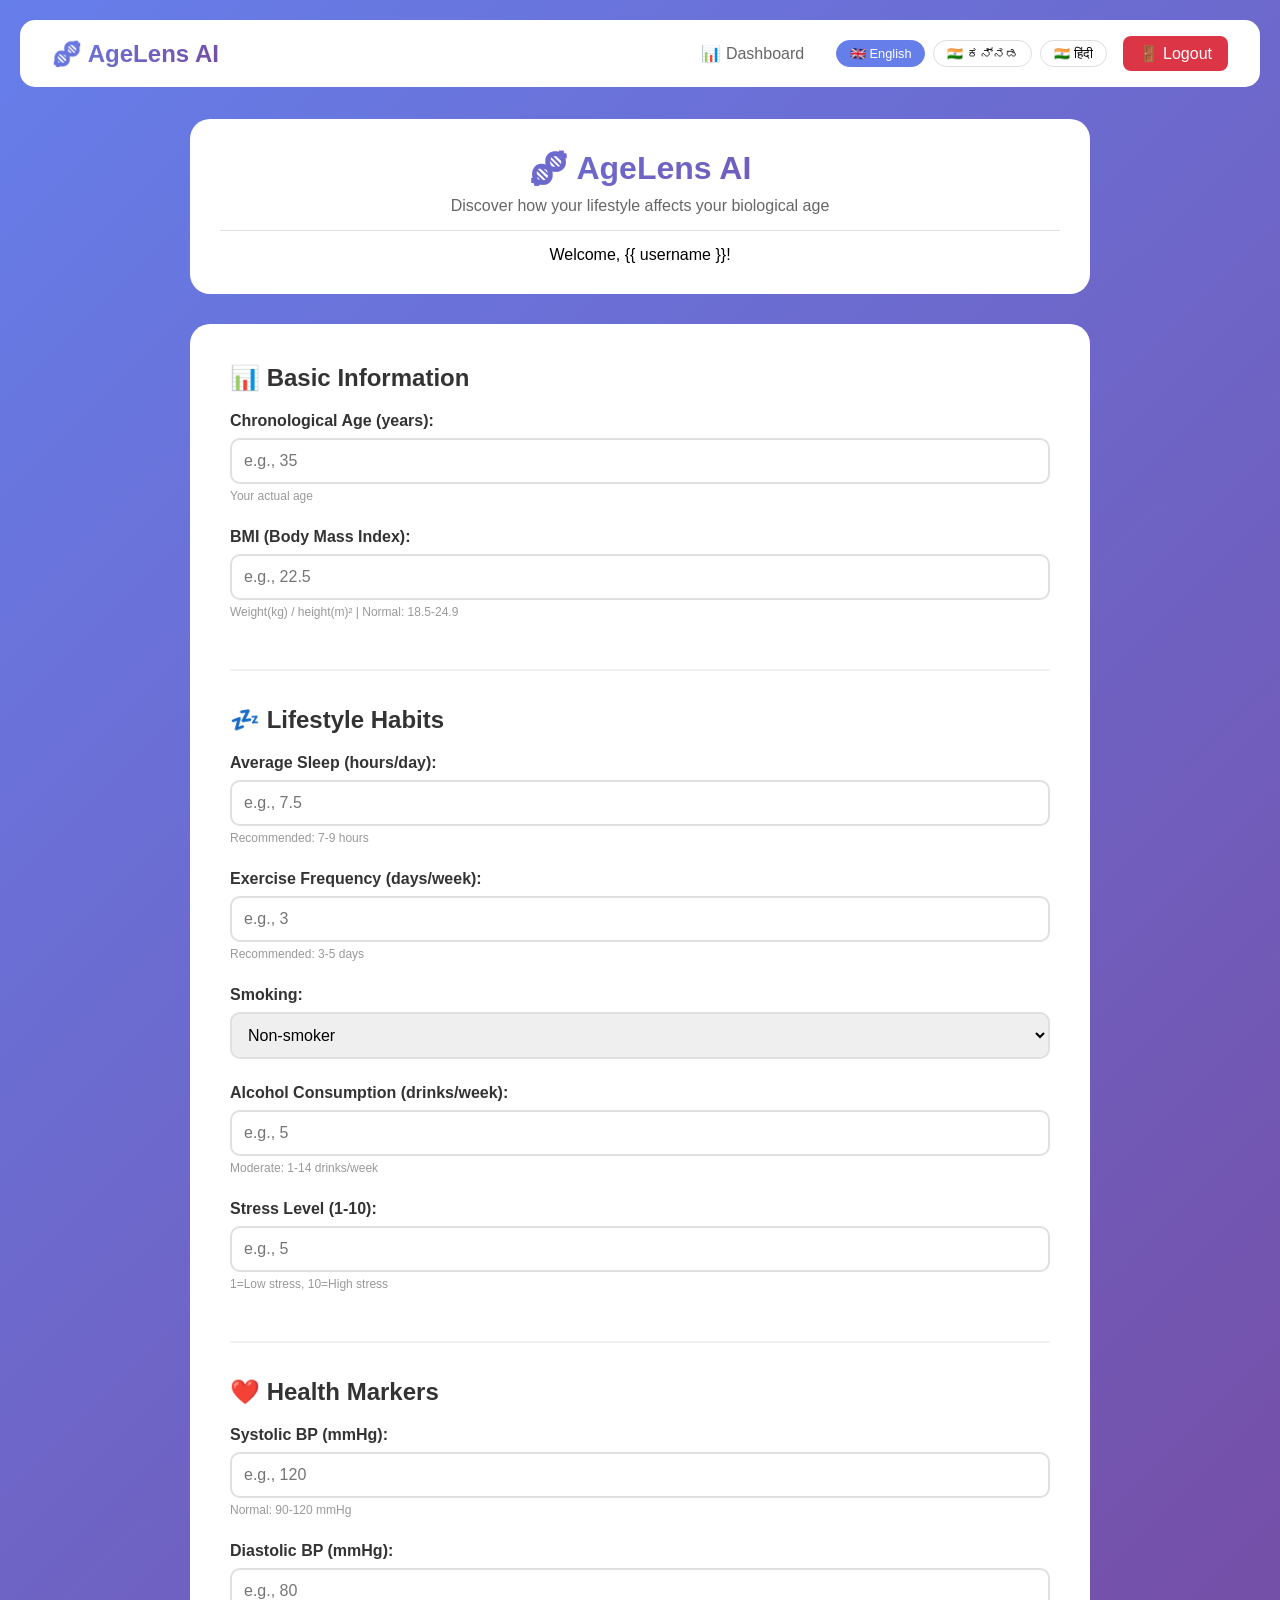
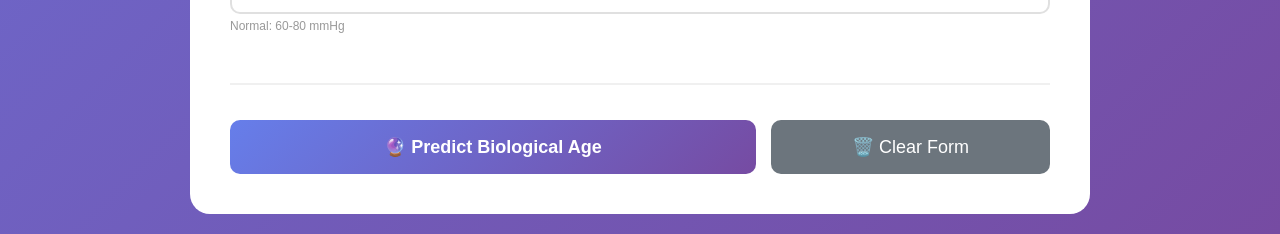
<file: templates/predictor.html>
<!DOCTYPE html>
<html lang="en">
<head>
    <meta charset="UTF-8">
    <meta name="viewport" content="width=device-width, initial-scale=1.0">
    <title>Predictor - AgeLens AI</title>
    <style>
        * {
            margin: 0;
            padding: 0;
            box-sizing: border-box;
        }

        body {
            font-family: 'Segoe UI', Tahoma, Geneva, Verdana, sans-serif;
            background: linear-gradient(135deg, #667eea 0%, #764ba2 100%);
            min-height: 100vh;
            padding: 20px;
        }

        .navbar {
            background: white;
            padding: 1rem 2rem;
            display: flex;
            justify-content: space-between;
            align-items: center;
            border-radius: 15px;
            margin-bottom: 2rem;
            flex-wrap: wrap;
            gap: 1rem;
        }

        .logo {
            font-size: 1.5rem;
            font-weight: bold;
            background: linear-gradient(135deg, #667eea 0%, #764ba2 100%);
            -webkit-background-clip: text;
            background-clip: text;
            -webkit-text-fill-color: transparent;
        }

        .nav-links {
            display: flex;
            gap: 1rem;
            align-items: center;
            flex-wrap: wrap;
        }

        .nav-btn {
            padding: 0.5rem 1rem;
            border-radius: 8px;
            text-decoration: none;
            font-weight: 500;
        }

        .nav-btn-secondary {
            color: #666;
        }

        .nav-btn-logout {
            background: #dc3545;
            color: white;
        }

        .language-switcher {
            display: flex;
            gap: 0.5rem;
        }

        .lang-btn {
            padding: 0.3rem 0.8rem;
            border: 1px solid #ddd;
            background: white;
            border-radius: 20px;
            cursor: pointer;
            font-size: 0.8rem;
        }

        .lang-btn.active {
            background: #667eea;
            color: white;
            border-color: #667eea;
        }

        .container {
            max-width: 900px;
            margin: 0 auto;
        }

        .header {
            background: white;
            border-radius: 20px;
            padding: 30px;
            margin-bottom: 30px;
            text-align: center;
        }

        .header h1 {
            font-size: 2em;
            background: linear-gradient(135deg, #667eea 0%, #764ba2 100%);
            -webkit-background-clip: text;
            background-clip: text;
            -webkit-text-fill-color: transparent;
            margin-bottom: 10px;
        }

        .header p {
            color: #666;
        }

        .user-info {
            margin-top: 15px;
            padding-top: 15px;
            border-top: 1px solid #e0e0e0;
        }

        .health-form {
            background: white;
            border-radius: 20px;
            padding: 40px;
        }

        .form-section {
            margin-bottom: 35px;
            padding-bottom: 25px;
            border-bottom: 2px solid #f0f0f0;
        }

        .form-section h2 {
            font-size: 1.5em;
            color: #333;
            margin-bottom: 20px;
        }

        .form-group {
            margin-bottom: 25px;
        }

        .form-group label {
            display: block;
            margin-bottom: 8px;
            font-weight: 600;
            color: #333;
        }

        .form-group input,
        .form-group select {
            width: 100%;
            padding: 12px;
            border: 2px solid #e0e0e0;
            border-radius: 10px;
            font-size: 16px;
        }

        .form-group input:focus,
        .form-group select:focus {
            outline: none;
            border-color: #667eea;
        }

        .form-group small {
            display: block;
            margin-top: 5px;
            color: #999;
            font-size: 12px;
        }

        .form-actions {
            display: flex;
            gap: 15px;
            margin-top: 20px;
        }

        .predict-btn {
            flex: 2;
            padding: 16px;
            background: linear-gradient(135deg, #667eea 0%, #764ba2 100%);
            color: white;
            border: none;
            border-radius: 10px;
            font-size: 18px;
            font-weight: bold;
            cursor: pointer;
        }

        .predict-btn:hover {
            transform: translateY(-2px);
        }

        .clear-btn {
            flex: 1;
            padding: 16px;
            background: #6c757d;
            color: white;
            border: none;
            border-radius: 10px;
            font-size: 18px;
            cursor: pointer;
        }

        .clear-btn:hover {
            background: #5a6268;
        }

        @media (max-width: 768px) {
            .form-actions {
                flex-direction: column;
            }
        }
    </style>
</head>
<body>
    <nav class="navbar">
        <div class="logo" id="logoText">🧬 AgeLens AI</div>
        <div class="nav-links">
            <a href="/dashboard" class="nav-btn nav-btn-secondary" id="dashboardText">📊 Dashboard</a>
            <div class="language-switcher">
                <button class="lang-btn" data-lang="en" onclick="changeLanguage('en')">🇬🇧 English</button>
                <button class="lang-btn" data-lang="kn" onclick="changeLanguage('kn')">🇮🇳 ಕನ್ನಡ</button>
                <button class="lang-btn" data-lang="hi" onclick="changeLanguage('hi')">🇮🇳 हिंदी</button>
            </div>
            <a href="/logout" class="nav-btn nav-btn-logout" id="logoutText">🚪 Logout</a>
        </div>
    </nav>

    <div class="container">
        <div class="header">
            <h1 id="mainTitle">🧬 AgeLens AI</h1>
            <p id="subtitleText">Discover how your lifestyle affects your biological age</p>
            <div class="user-info">
                <span id="welcomeText">Welcome,</span> {{ username }}!
            </div>
        </div>
        
        <form class="health-form" action="/predictor" method="POST">
            <div class="form-section">
                <h2 id="basicTitle">📊 Basic Information</h2>
                <div class="form-group">
                    <label id="ageLabel">Chronological Age (years):</label>
                    <input type="number" name="age" required min="20" max="100" step="1" placeholder="e.g., 35">
                    <small id="ageSmall">Your actual age</small>
                </div>
                <div class="form-group">
                    <label id="bmiLabel">BMI (Body Mass Index):</label>
                    <input type="number" name="bmi" required step="0.1" min="15" max="50" placeholder="e.g., 22.5">
                    <small id="bmiSmall">Weight(kg) / height(m)² | Normal: 18.5-24.9</small>
                </div>
            </div>
            
            <div class="form-section">
                <h2 id="lifestyleTitle">💤 Lifestyle Habits</h2>
                <div class="form-group">
                    <label id="sleepLabel">Average Sleep (hours/day):</label>
                    <input type="number" name="sleep" required step="0.5" min="4" max="12" placeholder="e.g., 7.5">
                    <small id="sleepSmall">Recommended: 7-9 hours</small>
                </div>
                <div class="form-group">
                    <label id="exerciseLabel">Exercise Frequency (days/week):</label>
                    <input type="number" name="exercise" required min="0" max="7" placeholder="e.g., 3">
                    <small id="exerciseSmall">Recommended: 3-5 days</small>
                </div>
                <div class="form-group">
                    <label id="smokingLabel">Smoking:</label>
                    <select name="smoking">
                        <option value="0" id="smokingNo">Non-smoker</option>
                        <option value="1" id="smokingYes">Smoker</option>
                    </select>
                </div>
                <div class="form-group">
                    <label id="alcoholLabel">Alcohol Consumption (drinks/week):</label>
                    <input type="number" name="alcohol" required min="0" max="50" placeholder="e.g., 5">
                    <small id="alcoholSmall">Moderate: 1-14 drinks/week</small>
                </div>
                <div class="form-group">
                    <label id="stressLabel">Stress Level (1-10):</label>
                    <input type="number" name="stress" required min="1" max="10" step="1" placeholder="e.g., 5">
                    <small id="stressSmall">1=Low stress, 10=High stress</small>
                </div>
            </div>
            
            <div class="form-section">
                <h2 id="healthTitle">❤️ Health Markers</h2>
                <div class="form-group">
                    <label id="systolicLabel">Systolic BP (mmHg):</label>
                    <input type="number" name="systolic_bp" required min="90" max="200" placeholder="e.g., 120">
                    <small id="systolicSmall">Normal: 90-120 mmHg</small>
                </div>
                <div class="form-group">
                    <label id="diastolicLabel">Diastolic BP (mmHg):</label>
                    <input type="number" name="diastolic_bp" required min="60" max="120" placeholder="e.g., 80">
                    <small id="diastolicSmall">Normal: 60-80 mmHg</small>
                </div>
            </div>
            
            <div class="form-actions">
                <button type="submit" class="predict-btn" id="predictBtn">🔮 Predict Biological Age</button>
                <button type="button" class="clear-btn" onclick="this.form.reset()" id="clearBtn">🗑️ Clear Form</button>
            </div>
        </form>
    </div>

    <script>
        var translations = {
            en: {
                logo: "🧬 AgeLens AI", dashboard: "📊 Dashboard", logout: "🚪 Logout",
                title: "🧬 AgeLens AI", subtitle: "Discover how your lifestyle affects your biological age", welcome: "Welcome,",
                basic: "📊 Basic Information", age: "Chronological Age (years):", ageSmall: "Your actual age",
                bmi: "BMI (Body Mass Index):", bmiSmall: "Weight(kg) / height(m)² | Normal: 18.5-24.9",
                lifestyle: "💤 Lifestyle Habits", sleep: "Average Sleep (hours/day):", sleepSmall: "Recommended: 7-9 hours",
                exercise: "Exercise Frequency (days/week):", exerciseSmall: "Recommended: 3-5 days",
                smoking: "Smoking:", smokingNo: "Non-smoker", smokingYes: "Smoker",
                alcohol: "Alcohol Consumption (drinks/week):", alcoholSmall: "Moderate: 1-14 drinks/week",
                stress: "Stress Level (1-10):", stressSmall: "1=Low stress, 10=High stress",
                health: "❤️ Health Markers", systolic: "Systolic BP (mmHg):", systolicSmall: "Normal: 90-120 mmHg",
                diastolic: "Diastolic BP (mmHg):", diastolicSmall: "Normal: 60-80 mmHg",
                predict: "🔮 Predict Biological Age", clear: "🗑️ Clear Form"
            },
            kn: {
                logo: "🧬 ಏಜ್ಲೆನ್ಸ್ ಎಐ", dashboard: "📊 ಡ್ಯಾಶ್ಬೋರ್ಡ್", logout: "🚪 ನಿರ್ಗಮಿಸಿ",
                title: "🧬 ಏಜ್ಲೆನ್ಸ್ ಎಐ", subtitle: "ನಿಮ್ಮ ಜೀವನಶೈಲಿ ನಿಮ್ಮ ಜೈವಿಕ ವಯಸ್ಸಿನ ಮೇಲೆ ಹೇಗೆ ಪರಿಣಾಮ ಬೀರುತ್ತದೆ ಎಂಬುದನ್ನು ಕಂಡುಕೊಳ್ಳಿ", welcome: "ಸ್ವಾಗತ,",
                basic: "📊 ಮೂಲ ಮಾಹಿತಿ", age: "ಕಾಲಾನುಕ್ರಮದ ವಯಸ್ಸು (ವರ್ಷಗಳು):", ageSmall: "ನಿಮ್ಮ ನಿಜವಾದ ವಯಸ್ಸು",
                bmi: "ಬಿಎಂಐ (ದೇಹದ ದ್ರವ್ಯರಾಶಿ ಸೂಚ್ಯಂಕ):", bmiSmall: "ತೂಕ(ಕೆಜಿ) / ಎತ್ತರ(ಮೀ)² | ಸಾಮಾನ್ಯ: 18.5-24.9",
                lifestyle: "💤 ಜೀವನಶೈಲಿ ಅಭ್ಯಾಸಗಳು", sleep: "ಸರಾಸರಿ ನಿದ್ರೆ (ಗಂಟೆಗಳು/ದಿನ):", sleepSmall: "ಶಿಫಾರಸು: 7-9 ಗಂಟೆಗಳು",
                exercise: "ವ್ಯಾಯಾಮದ ಆವರ್ತನ (ದಿನಗಳು/ವಾರ):", exerciseSmall: "ಶಿಫಾರಸು: 3-5 ದಿನಗಳು",
                smoking: "ಧೂಮಪಾನ:", smokingNo: "ಧೂಮಪಾನ ಮಾಡುವುದಿಲ್ಲ", smokingYes: "ಧೂಮಪಾನಿ",
                alcohol: "ಮದ್ಯಪಾನ (ಪಾನೀಯಗಳು/ವಾರ):", alcoholSmall: "ಮಧ್ಯಮ: 1-14 ಪಾನೀಯಗಳು/ವಾರ",
                stress: "ಒತ್ತಡದ ಮಟ್ಟ (1-10):", stressSmall: "1=ಕಡಿಮೆ ಒತ್ತಡ, 10=ಹೆಚ್ಚಿನ ಒತ್ತಡ",
                health: "❤️ ಆರೋಗ್ಯ ಗುರುತುಗಳು", systolic: "ಸಿಸ್ಟೊಲಿಕ್ ರಕ್ತದೊತ್ತಡ (mmHg):", systolicSmall: "ಸಾಮಾನ್ಯ: 90-120 mmHg",
                diastolic: "ಡಯಾಸ್ಟೊಲಿಕ್ ರಕ್ತದೊತ್ತಡ (mmHg):", diastolicSmall: "ಸಾಮಾನ್ಯ: 60-80 mmHg",
                predict: "🔮 ಜೈವಿಕ ವಯಸ್ಸನ್ನು ಊಹಿಸಿ", clear: "🗑️ ಫಾರ್ಮ್ ಅನ್ನು ಅಳಿಸಿ"
            },
            hi: {
                logo: "🧬 एजलेंस एआई", dashboard: "📊 डैशबोर्ड", logout: "🚪 लॉगआउट",
                title: "🧬 एजलेंस एआई", subtitle: "जानें कि आपकी जीवनशैली आपकी जैविक आयु को कैसे प्रभावित करती है", welcome: "स्वागत है,",
                basic: "📊 मूल जानकारी", age: "कालानुक्रमिक आयु (वर्ष):", ageSmall: "आपकी वास्तविक आयु",
                bmi: "बीएमआई (बॉडी मास इंडेक्स):", bmiSmall: "वजन(किग्रा) / ऊंचाई(मी)² | सामान्य: 18.5-24.9",
                lifestyle: "💤 जीवनशैली की आदतें", sleep: "औसत नींद (घंटे/दिन):", sleepSmall: "अनुशंसित: 7-9 घंटे",
                exercise: "व्यायाम आवृत्ति (दिन/सप्ताह):", exerciseSmall: "अनुशंसित: 3-5 दिन",
                smoking: "धूम्रपान:", smokingNo: "धूम्रपान नहीं करते", smokingYes: "धूम्रपान करते हैं",
                alcohol: "शराब का सेवन (पेय/सप्ताह):", alcoholSmall: "मध्यम: 1-14 पेय/सप्ताह",
                stress: "तनाव स्तर (1-10):", stressSmall: "1=कम तनाव, 10=उच्च तनाव",
                health: "❤️ स्वास्थ्य संकेतक", systolic: "सिस्टोलिक रक्तचाप (mmHg):", systolicSmall: "सामान्य: 90-120 mmHg",
                diastolic: "डायस्टोलिक रक्तचाप (mmHg):", diastolicSmall: "सामान्य: 60-80 mmHg",
                predict: "🔮 जैविक आयु की भविष्यवाणी करें", clear: "🗑️ फॉर्म साफ़ करें"
            }
        };

        var currentLang = localStorage.getItem('lang') || 'en';

        function changeLanguage(lang) {
            currentLang = lang;
            localStorage.setItem('lang', lang);
            var t = translations[lang];
            
            document.getElementById('logoText').innerHTML = t.logo;
            document.getElementById('dashboardText').innerHTML = t.dashboard;
            document.getElementById('logoutText').innerHTML = t.logout;
            document.getElementById('mainTitle').innerHTML = t.title;
            document.getElementById('subtitleText').innerHTML = t.subtitle;
            document.getElementById('welcomeText').innerHTML = t.welcome;
            document.getElementById('basicTitle').innerHTML = t.basic;
            document.getElementById('ageLabel').innerHTML = t.age;
            document.getElementById('ageSmall').innerHTML = t.ageSmall;
            document.getElementById('bmiLabel').innerHTML = t.bmi;
            document.getElementById('bmiSmall').innerHTML = t.bmiSmall;
            document.getElementById('lifestyleTitle').innerHTML = t.lifestyle;
            document.getElementById('sleepLabel').innerHTML = t.sleep;
            document.getElementById('sleepSmall').innerHTML = t.sleepSmall;
            document.getElementById('exerciseLabel').innerHTML = t.exercise;
            document.getElementById('exerciseSmall').innerHTML = t.exerciseSmall;
            document.getElementById('smokingLabel').innerHTML = t.smoking;
            document.getElementById('smokingNo').innerHTML = t.smokingNo;
            document.getElementById('smokingYes').innerHTML = t.smokingYes;
            document.getElementById('alcoholLabel').innerHTML = t.alcohol;
            document.getElementById('alcoholSmall').innerHTML = t.alcoholSmall;
            document.getElementById('stressLabel').innerHTML = t.stress;
            document.getElementById('stressSmall').innerHTML = t.stressSmall;
            document.getElementById('healthTitle').innerHTML = t.health;
            document.getElementById('systolicLabel').innerHTML = t.systolic;
            document.getElementById('systolicSmall').innerHTML = t.systolicSmall;
            document.getElementById('diastolicLabel').innerHTML = t.diastolic;
            document.getElementById('diastolicSmall').innerHTML = t.diastolicSmall;
            document.getElementById('predictBtn').innerHTML = t.predict;
            document.getElementById('clearBtn').innerHTML = t.clear;
            
            document.querySelectorAll('.lang-btn').forEach(function(btn) {
                btn.classList.remove('active');
                if(btn.getAttribute('data-lang') === lang) {
                    btn.classList.add('active');
                }
            });
        }

        document.addEventListener('DOMContentLoaded', function() {
            changeLanguage(currentLang);
        });
    </script>
</body>
</html>
</file>
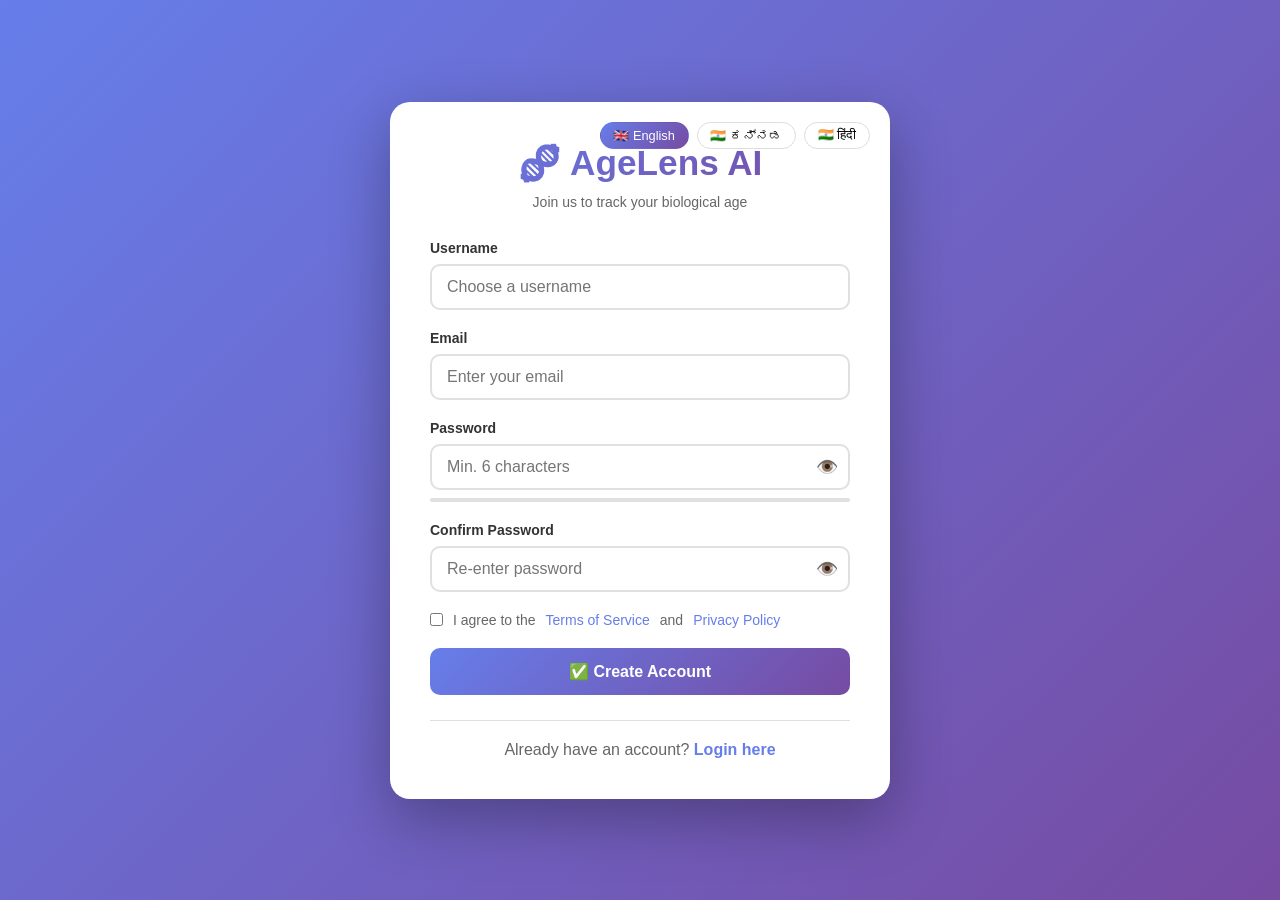
<file: templates/register.html>
<!DOCTYPE html>
<html lang="en">
<head>
    <meta charset="UTF-8">
    <meta name="viewport" content="width=device-width, initial-scale=1.0">
    <title>Register - AgeLens AI</title>
    <style>
        * {
            margin: 0;
            padding: 0;
            box-sizing: border-box;
        }

        body {
            font-family: 'Segoe UI', Tahoma, Geneva, Verdana, sans-serif;
            background: linear-gradient(135deg, #667eea 0%, #764ba2 100%);
            min-height: 100vh;
            display: flex;
            align-items: center;
            justify-content: center;
            padding: 20px;
        }

        .register-container {
            width: 100%;
            max-width: 500px;
            position: relative;
        }

        .register-card {
            background: white;
            border-radius: 20px;
            padding: 40px;
            box-shadow: 0 20px 60px rgba(0, 0, 0, 0.3);
            animation: slideUp 0.5s ease;
        }

        @keyframes slideUp {
            from {
                opacity: 0;
                transform: translateY(30px);
            }
            to {
                opacity: 1;
                transform: translateY(0);
            }
        }

        .language-switcher {
            position: absolute;
            top: 20px;
            right: 20px;
            display: flex;
            gap: 0.5rem;
            z-index: 10;
        }

        .lang-btn {
            padding: 0.3rem 0.8rem;
            border: 1px solid #ddd;
            background: white;
            border-radius: 20px;
            cursor: pointer;
            font-size: 0.8rem;
            transition: all 0.3s;
        }

        .lang-btn:hover {
            background: #667eea;
            color: white;
            border-color: #667eea;
        }

        .lang-btn.active {
            background: linear-gradient(135deg, #667eea 0%, #764ba2 100%);
            color: white;
            border-color: transparent;
        }

        .logo {
            text-align: center;
            margin-bottom: 30px;
        }

        .logo h1 {
            font-size: 2.2em;
            background: linear-gradient(135deg, #667eea 0%, #764ba2 100%);
            -webkit-background-clip: text;
            background-clip: text;
            -webkit-text-fill-color: transparent;
            margin-bottom: 10px;
        }

        .logo p {
            color: #666;
            font-size: 14px;
        }

        .form-group {
            margin-bottom: 20px;
        }

        .form-group label {
            display: block;
            margin-bottom: 8px;
            color: #333;
            font-weight: 600;
            font-size: 14px;
        }

        .form-group label .required {
            color: #dc3545;
        }

        .form-group input {
            width: 100%;
            padding: 12px 15px;
            border: 2px solid #e0e0e0;
            border-radius: 10px;
            font-size: 16px;
            transition: all 0.3s;
        }

        .form-group input:focus {
            outline: none;
            border-color: #667eea;
            box-shadow: 0 0 0 3px rgba(102, 126, 234, 0.1);
        }

        .form-group input.error {
            border-color: #dc3545;
        }

        .form-group input.valid {
            border-color: #28a745;
        }

        .error-message {
            color: #dc3545;
            font-size: 12px;
            margin-top: 5px;
            display: none;
        }

        .error-message.show {
            display: block;
        }

        .success-message {
            color: #28a745;
            font-size: 12px;
            margin-top: 5px;
            display: none;
        }

        .success-message.show {
            display: block;
        }

        .password-strength {
            margin-top: 8px;
            height: 4px;
            background: #e0e0e0;
            border-radius: 2px;
            overflow: hidden;
        }

        .strength-bar {
            height: 100%;
            width: 0%;
            transition: width 0.3s, background 0.3s;
        }

        .strength-text {
            font-size: 11px;
            margin-top: 5px;
            color: #666;
        }

        .password-field {
            position: relative;
        }

        .toggle-password {
            position: absolute;
            right: 12px;
            top: 50%;
            transform: translateY(-50%);
            cursor: pointer;
            color: #999;
            font-size: 18px;
        }

        .toggle-password:hover {
            color: #667eea;
        }

        .terms-group {
            margin: 20px 0;
        }

        .checkbox-label {
            display: flex;
            align-items: center;
            gap: 10px;
            cursor: pointer;
            font-size: 14px;
            color: #666;
        }

        .checkbox-label input {
            width: auto;
            cursor: pointer;
        }

        .checkbox-label a {
            color: #667eea;
            text-decoration: none;
        }

        .checkbox-label a:hover {
            text-decoration: underline;
        }

        .register-btn {
            width: 100%;
            padding: 14px;
            background: linear-gradient(135deg, #667eea 0%, #764ba2 100%);
            color: white;
            border: none;
            border-radius: 10px;
            font-size: 16px;
            font-weight: bold;
            cursor: pointer;
            transition: transform 0.2s, box-shadow 0.2s;
        }

        .register-btn:hover {
            transform: translateY(-2px);
            box-shadow: 0 5px 15px rgba(102, 126, 234, 0.4);
        }

        .register-btn:active {
            transform: translateY(0);
        }

        .login-link {
            text-align: center;
            margin-top: 25px;
            padding-top: 20px;
            border-top: 1px solid #e0e0e0;
            color: #666;
        }

        .login-link a {
            color: #667eea;
            text-decoration: none;
            font-weight: bold;
        }

        .login-link a:hover {
            text-decoration: underline;
        }

        .alert {
            padding: 12px 15px;
            border-radius: 10px;
            margin-bottom: 20px;
            display: none;
            animation: slideDown 0.3s ease;
        }

        @keyframes slideDown {
            from {
                opacity: 0;
                transform: translateY(-10px);
            }
            to {
                opacity: 1;
                transform: translateY(0);
            }
        }

        .alert.show {
            display: block;
        }

        .alert-success {
            background: #d4edda;
            color: #155724;
            border: 1px solid #c3e6cb;
        }

        .alert-error {
            background: #f8d7da;
            color: #721c24;
            border: 1px solid #f5c6cb;
        }

        .spinner {
            display: none;
            width: 20px;
            height: 20px;
            border: 3px solid rgba(255, 255, 255, 0.3);
            border-radius: 50%;
            border-top-color: white;
            animation: spin 0.8s linear infinite;
            margin: 0 auto;
        }

        @keyframes spin {
            to { transform: rotate(360deg); }
        }

        .register-btn.loading {
            opacity: 0.7;
            cursor: not-allowed;
        }

        .register-btn.loading .btn-text {
            display: none;
        }

        .register-btn.loading .spinner {
            display: inline-block;
        }
    </style>
</head>
<body>
    <div class="register-container">
        <div class="language-switcher">
            <button class="lang-btn" data-lang="en" onclick="changeLanguage('en')">🇬🇧 English</button>
            <button class="lang-btn" data-lang="kn" onclick="changeLanguage('kn')">🇮🇳 ಕನ್ನಡ</button>
            <button class="lang-btn" data-lang="hi" onclick="changeLanguage('hi')">🇮🇳 हिंदी</button>
        </div>
        <div class="register-card">
            <div class="logo">
                <h1 id="title">🧬 AgeLens AI</h1>
                <p id="subtitle">Join us to track your biological age</p>
            </div>

            <div id="alert" class="alert"></div>

            <form id="registerForm">
                <div class="form-group">
                    <label id="usernameLabel" for="username">Username <span class="required">*</span></label>
                    <input type="text" id="username" name="username" required placeholder="Choose a username" onkeyup="validateUsername()">
                    <div class="error-message" id="usernameError">Username must be at least 3 characters</div>
                    <div class="success-message" id="usernameSuccess">✓ Username available</div>
                </div>

                <div class="form-group">
                    <label id="emailLabel" for="email">Email <span class="required">*</span></label>
                    <input type="email" id="email" name="email" required placeholder="Enter your email" onkeyup="validateEmail()">
                    <div class="error-message" id="emailError">Enter a valid email address</div>
                    <div class="success-message" id="emailSuccess">✓ Valid email</div>
                </div>

                <div class="form-group">
                    <label id="passwordLabel" for="password">Password <span class="required">*</span></label>
                    <div class="password-field">
                        <input type="password" id="password" name="password" required placeholder="Min. 6 characters" onkeyup="validatePassword()">
                        <span class="toggle-password" onclick="togglePassword('password')">👁️</span>
                    </div>
                    <div class="password-strength">
                        <div class="strength-bar" id="strengthBar"></div>
                    </div>
                    <div class="strength-text" id="strengthText"></div>
                    <div class="error-message" id="passwordError">Password must be at least 6 characters</div>
                </div>

                <div class="form-group">
                    <label id="confirmLabel" for="confirm_password">Confirm Password <span class="required">*</span></label>
                    <div class="password-field">
                        <input type="password" id="confirm_password" name="confirm_password" required placeholder="Re-enter password" onkeyup="validateConfirmPassword()">
                        <span class="toggle-password" onclick="togglePassword('confirm_password')">👁️</span>
                    </div>
                    <div class="error-message" id="confirmError">Passwords do not match</div>
                    <div class="success-message" id="confirmSuccess">✓ Passwords match</div>
                </div>

                <div class="terms-group">
                    <label class="checkbox-label">
                        <input type="checkbox" id="terms" required>
                        <span id="termsText">I agree to the</span> <a href="#" onclick="showTerms(event)" id="termsLink">Terms of Service</a> <span id="andText">and</span> <a href="#" onclick="showPrivacy(event)" id="privacyLink">Privacy Policy</a>
                    </label>
                </div>

                <button type="submit" class="register-btn" id="registerBtn">
                    <span class="btn-text" id="registerBtnText">✅ Create Account</span>
                    <div class="spinner"></div>
                </button>
            </form>

            <div class="login-link">
                <span id="alreadyText">Already have an account?</span> <a href="/login" id="loginHereText">Login here</a>
            </div>
        </div>
    </div>

    <script>
        var translations = {
            en: {
                title: "🧬 AgeLens AI", subtitle: "Join us to track your biological age",
                usernameLabel: "Username", emailLabel: "Email", passwordLabel: "Password", confirmLabel: "Confirm Password",
                usernameError: "Username must be at least 3 characters", usernameSuccess: "✓ Username available",
                emailError: "Enter a valid email address", emailSuccess: "✓ Valid email",
                passwordError: "Password must be at least 6 characters",
                confirmError: "Passwords do not match", confirmSuccess: "✓ Passwords match",
                termsText: "I agree to the", termsLink: "Terms of Service", andText: "and", privacyLink: "Privacy Policy",
                registerBtn: "✅ Create Account", alreadyText: "Already have an account?", loginHereText: "Login here",
                weakPass: "⚠️ Weak password", mediumPass: "📈 Medium password", strongPass: "✅ Strong password",
                termsAlert: "Please agree to the Terms of Service", fillError: "Please fill all fields correctly",
                existsError: "Username or email already exists!", regError: "Registration failed. Please try again.",
                networkError: "Network error. Please make sure the server is running.",
                success: "Registration Successful! Redirecting to login..."
            },
            kn: {
                title: "🧬 ಏಜ್ಲೆನ್ಸ್ ಎಐ", subtitle: "ನಿಮ್ಮ ಜೈವಿಕ ವಯಸ್ಸನ್ನು ಟ್ರ್ಯಾಕ್ ಮಾಡಲು ನಮಗೆ ಸೇರಿ",
                usernameLabel: "ಬಳಕೆದಾರಹೆಸರು", emailLabel: "ಇಮೇಲ್", passwordLabel: "ಪಾಸ್ವರ್ಡ್", confirmLabel: "ಪಾಸ್ವರ್ಡ್ ದೃಢೀಕರಿಸಿ",
                usernameError: "ಬಳಕೆದಾರಹೆಸರು ಕನಿಷ್ಠ 3 ಅಕ್ಷರಗಳಾಗಿರಬೇಕು", usernameSuccess: "✓ ಬಳಕೆದಾರಹೆಸರು ಲಭ್ಯವಿದೆ",
                emailError: "ಮಾನ್ಯ ಇಮೇಲ್ ವಿಳಾಸವನ್ನು ನಮೂದಿಸಿ", emailSuccess: "✓ ಮಾನ್ಯ ಇಮೇಲ್",
                passwordError: "ಪಾಸ್ವರ್ಡ್ ಕನಿಷ್ಠ 6 ಅಕ್ಷರಗಳಾಗಿರಬೇಕು",
                confirmError: "ಪಾಸ್ವರ್ಡ್ಗಳು ಹೊಂದಾಣಿಕೆಯಾಗುತ್ತಿಲ್ಲ", confirmSuccess: "✓ ಪಾಸ್ವರ್ಡ್ಗಳು ಹೊಂದಾಣಿಕೆಯಾಗುತ್ತವೆ",
                termsText: "ನಾನು ಒಪ್ಪುತ್ತೇನೆ", termsLink: "ಸೇವಾ ನಿಯಮಗಳು", andText: "ಮತ್ತು", privacyLink: "ಗೌಪ್ಯತಾ ನೀತಿ",
                registerBtn: "✅ ಖಾತೆಯನ್ನು ರಚಿಸಿ", alreadyText: "ಈಗಾಗಲೇ ಖಾತೆ ಇದೆಯೇ?", loginHereText: "ಇಲ್ಲಿ ಲಾಗಿನ್ ಮಾಡಿ",
                weakPass: "⚠️ ದುರ್ಬಲ ಪಾಸ್ವರ್ಡ್", mediumPass: "📈 ಮಧ್ಯಮ ಪಾಸ್ವರ್ಡ್", strongPass: "✅ ಬಲವಾದ ಪಾಸ್ವರ್ಡ್",
                termsAlert: "ದಯವಿಟ್ಟು ಸೇವಾ ನಿಯಮಗಳನ್ನು ಒಪ್ಪಿಕೊಳ್ಳಿ", fillError: "ದಯವಿಟ್ಟು ಎಲ್ಲಾ ಕ್ಷೇತ್ರಗಳನ್ನು ಸರಿಯಾಗಿ ಭರ್ತಿ ಮಾಡಿ",
                existsError: "ಬಳಕೆದಾರಹೆಸರು ಅಥವಾ ಇಮೇಲ್ ಈಗಾಗಲೇ ಅಸ್ತಿತ್ವದಲ್ಲಿದೆ!", regError: "ನೋಂದಣಿ ವಿಫಲವಾಗಿದೆ. ದಯವಿಟ್ಟು ಮತ್ತೆ ಪ್ರಯತ್ನಿಸಿ.",
                networkError: "ನೆಟ್ವರ್ಕ್ ದೋಷ. ಸರ್ವರ್ ಚಾಲನೆಯಲ್ಲಿದೆಯೇ ಎಂದು ದಯವಿಟ್ಟು ಖಚಿತಪಡಿಸಿಕೊಳ್ಳಿ.",
                success: "ನೋಂದಣಿ ಯಶಸ್ವಿಯಾಗಿದೆ! ಲಾಗಿನ್ ಪುಟಕ್ಕೆ ಪುನರ್ನಿರ್ದೇಶಿಸಲಾಗುತ್ತಿದೆ..."
            },
            hi: {
                title: "🧬 एजलेंस एआई", subtitle: "अपनी जैविक आयु को ट्रैक करने के लिए हमसे जुड़ें",
                usernameLabel: "उपयोगकर्ता नाम", emailLabel: "ईमेल", passwordLabel: "पासवर्ड", confirmLabel: "पासवर्ड की पुष्टि करें",
                usernameError: "उपयोगकर्ता नाम कम से कम 3 अक्षर का होना चाहिए", usernameSuccess: "✓ उपयोगकर्ता नाम उपलब्ध है",
                emailError: "एक मान्य ईमेल पता दर्ज करें", emailSuccess: "✓ मान्य ईमेल",
                passwordError: "पासवर्ड कम से कम 6 अक्षर का होना चाहिए",
                confirmError: "पासवर्ड मेल नहीं खाते", confirmSuccess: "✓ पासवर्ड मेल खाते हैं",
                termsText: "मैं सहमत हूं", termsLink: "सेवा की शर्तें", andText: "और", privacyLink: "गोपनीयता नीति",
                registerBtn: "✅ खाता बनाएं", alreadyText: "पहले से खाता है?", loginHereText: "यहां लॉगिन करें",
                weakPass: "⚠️ कमजोर पासवर्ड", mediumPass: "📈 मध्यम पासवर्ड", strongPass: "✅ मजबूत पासवर्ड",
                termsAlert: "कृपया सेवा की शर्तों से सहमत हों", fillError: "कृपया सभी फ़ील्ड सही ढंग से भरें",
                existsError: "उपयोगकर्ता नाम या ईमेल पहले से मौजूद है!", regError: "पंजीकरण विफल। कृपया पुनः प्रयास करें।",
                networkError: "नेटवर्क त्रुटि। कृपया सुनिश्चित करें कि सर्वर चल रहा है।",
                success: "पंजीकरण सफल! लॉगिन पृष्ठ पर पुनर्निर्देशित किया जा रहा है..."
            }
        };

        var currentLang = localStorage.getItem('lang') || 'en';

        function changeLanguage(lang) {
            currentLang = lang;
            localStorage.setItem('lang', lang);
            var t = translations[lang];
            
            document.getElementById('title').innerHTML = t.title;
            document.getElementById('subtitle').innerHTML = t.subtitle;
            document.getElementById('usernameLabel').innerHTML = t.usernameLabel;
            document.getElementById('emailLabel').innerHTML = t.emailLabel;
            document.getElementById('passwordLabel').innerHTML = t.passwordLabel;
            document.getElementById('confirmLabel').innerHTML = t.confirmLabel;
            document.getElementById('usernameError').innerHTML = t.usernameError;
            document.getElementById('usernameSuccess').innerHTML = t.usernameSuccess;
            document.getElementById('emailError').innerHTML = t.emailError;
            document.getElementById('emailSuccess').innerHTML = t.emailSuccess;
            document.getElementById('passwordError').innerHTML = t.passwordError;
            document.getElementById('confirmError').innerHTML = t.confirmError;
            document.getElementById('confirmSuccess').innerHTML = t.confirmSuccess;
            document.getElementById('termsText').innerHTML = t.termsText;
            document.getElementById('termsLink').innerHTML = t.termsLink;
            document.getElementById('andText').innerHTML = t.andText;
            document.getElementById('privacyLink').innerHTML = t.privacyLink;
            document.getElementById('registerBtnText').innerHTML = t.registerBtn;
            document.getElementById('alreadyText').innerHTML = t.alreadyText;
            document.getElementById('loginHereText').innerHTML = t.loginHereText;
            
            document.querySelectorAll('.lang-btn').forEach(function(btn) {
                btn.classList.remove('active');
                if(btn.getAttribute('data-lang') === lang) {
                    btn.classList.add('active');
                }
            });
        }

        function togglePassword(fieldId) {
            const field = document.getElementById(fieldId);
            const type = field.type === 'password' ? 'text' : 'password';
            field.type = type;
        }

        function showAlert(message, type) {
            const alert = document.getElementById('alert');
            alert.textContent = message;
            alert.className = `alert alert-${type} show`;
            setTimeout(() => {
                alert.classList.remove('show');
            }, 5000);
        }

        function showSuccessAndRedirect() {
            const t = translations[currentLang];
            showAlert(t.success, 'success');
            setTimeout(function() {
                window.location.href = '/login';
            }, 2000);
        }

        function validateUsername() {
            const username = document.getElementById('username').value;
            const errorDiv = document.getElementById('usernameError');
            const successDiv = document.getElementById('usernameSuccess');
            const input = document.getElementById('username');
            
            if (username.length >= 3) {
                errorDiv.classList.remove('show');
                successDiv.classList.add('show');
                input.classList.add('valid');
                input.classList.remove('error');
                return true;
            } else {
                errorDiv.classList.add('show');
                successDiv.classList.remove('show');
                input.classList.add('error');
                input.classList.remove('valid');
                return false;
            }
        }

        function validateEmail() {
            const email = document.getElementById('email').value;
            const errorDiv = document.getElementById('emailError');
            const successDiv = document.getElementById('emailSuccess');
            const input = document.getElementById('email');
            const emailRegex = /^[^\s@]+@[^\s@]+\.[^\s@]+$/;
            
            if (emailRegex.test(email)) {
                errorDiv.classList.remove('show');
                successDiv.classList.add('show');
                input.classList.add('valid');
                input.classList.remove('error');
                return true;
            } else {
                errorDiv.classList.add('show');
                successDiv.classList.remove('show');
                input.classList.add('error');
                input.classList.remove('valid');
                return false;
            }
        }

        function validatePassword() {
            const password = document.getElementById('password').value;
            const errorDiv = document.getElementById('passwordError');
            const strengthBar = document.getElementById('strengthBar');
            const strengthText = document.getElementById('strengthText');
            const input = document.getElementById('password');
            const t = translations[currentLang];
            
            let strength = 0;
            let message = '';
            
            if (password.length >= 6) {
                errorDiv.classList.remove('show');
                input.classList.add('valid');
                input.classList.remove('error');
                strength += 25;
                
                if (password.length >= 8) strength += 25;
                if (/[A-Z]/.test(password)) strength += 25;
                if (/[0-9]/.test(password)) strength += 25;
                if (/[^A-Za-z0-9]/.test(password)) strength += 25;
                
                strength = Math.min(strength, 100);
                
                if (strength < 50) message = t.weakPass;
                else if (strength < 75) message = t.mediumPass;
                else message = t.strongPass;
                
                strengthBar.style.width = strength + '%';
                strengthBar.style.background = strength < 50 ? '#dc3545' : (strength < 75 ? '#ffc107' : '#28a745');
                strengthText.textContent = message;
                
                return true;
            } else {
                errorDiv.classList.add('show');
                input.classList.add('error');
                input.classList.remove('valid');
                strengthBar.style.width = '0%';
                strengthText.textContent = '';
                return false;
            }
        }

        function validateConfirmPassword() {
            const password = document.getElementById('password').value;
            const confirm = document.getElementById('confirm_password').value;
            const errorDiv = document.getElementById('confirmError');
            const successDiv = document.getElementById('confirmSuccess');
            const input = document.getElementById('confirm_password');
            
            if (password === confirm && password !== '') {
                errorDiv.classList.remove('show');
                successDiv.classList.add('show');
                input.classList.add('valid');
                input.classList.remove('error');
                return true;
            } else {
                errorDiv.classList.add('show');
                successDiv.classList.remove('show');
                input.classList.add('error');
                input.classList.remove('valid');
                return false;
            }
        }

        document.getElementById('registerForm').addEventListener('submit', async function(e) {
            e.preventDefault();
            const t = translations[currentLang];
            
            const terms = document.getElementById('terms');
            if (!terms.checked) {
                showAlert(t.termsAlert, 'error');
                return;
            }
            
            const isUsernameValid = validateUsername();
            const isEmailValid = validateEmail();
            const isPasswordValid = validatePassword();
            const isConfirmValid = validateConfirmPassword();
            
            if (!isUsernameValid || !isEmailValid || !isPasswordValid || !isConfirmValid) {
                showAlert(t.fillError, 'error');
                return;
            }
            
            const username = document.getElementById('username').value;
            const email = document.getElementById('email').value;
            const password = document.getElementById('password').value;
            
            const btn = document.getElementById('registerBtn');
            btn.classList.add('loading');
            btn.disabled = true;
            
            try {
                const formData = new URLSearchParams();
                formData.append('username', username);
                formData.append('email', email);
                formData.append('password', password);
                formData.append('confirm_password', password);
                
                const response = await fetch('/register', {
                    method: 'POST',
                    headers: {
                        'Content-Type': 'application/x-www-form-urlencoded',
                    },
                    body: formData
                });
                
                if (response.redirected || response.ok) {
                    showSuccessAndRedirect();
                } else {
                    const text = await response.text();
                    if (text.includes('already') || text.includes('taken')) {
                        showAlert(t.existsError, 'error');
                    } else {
                        showAlert(t.regError, 'error');
                    }
                }
            } catch (error) {
                console.error('Error:', error);
                showAlert(t.networkError, 'error');
            } finally {
                btn.classList.remove('loading');
                btn.disabled = false;
            }
        });

        function showTerms(event) {
            event.preventDefault();
            alert('Terms of Service:\n\n1. This is for educational purposes\n2. Your data is stored securely\n3. Consult healthcare professionals for medical advice\n4. We respect your privacy');
        }

        function showPrivacy(event) {
            event.preventDefault();
            alert('Privacy Policy:\n\n• Your data is stored locally\n• We do not share your information\n• You can delete your data anytime\n• SSL encrypted connection');
        }

        changeLanguage(currentLang);
    </script>
</body>
</html>
</file>
